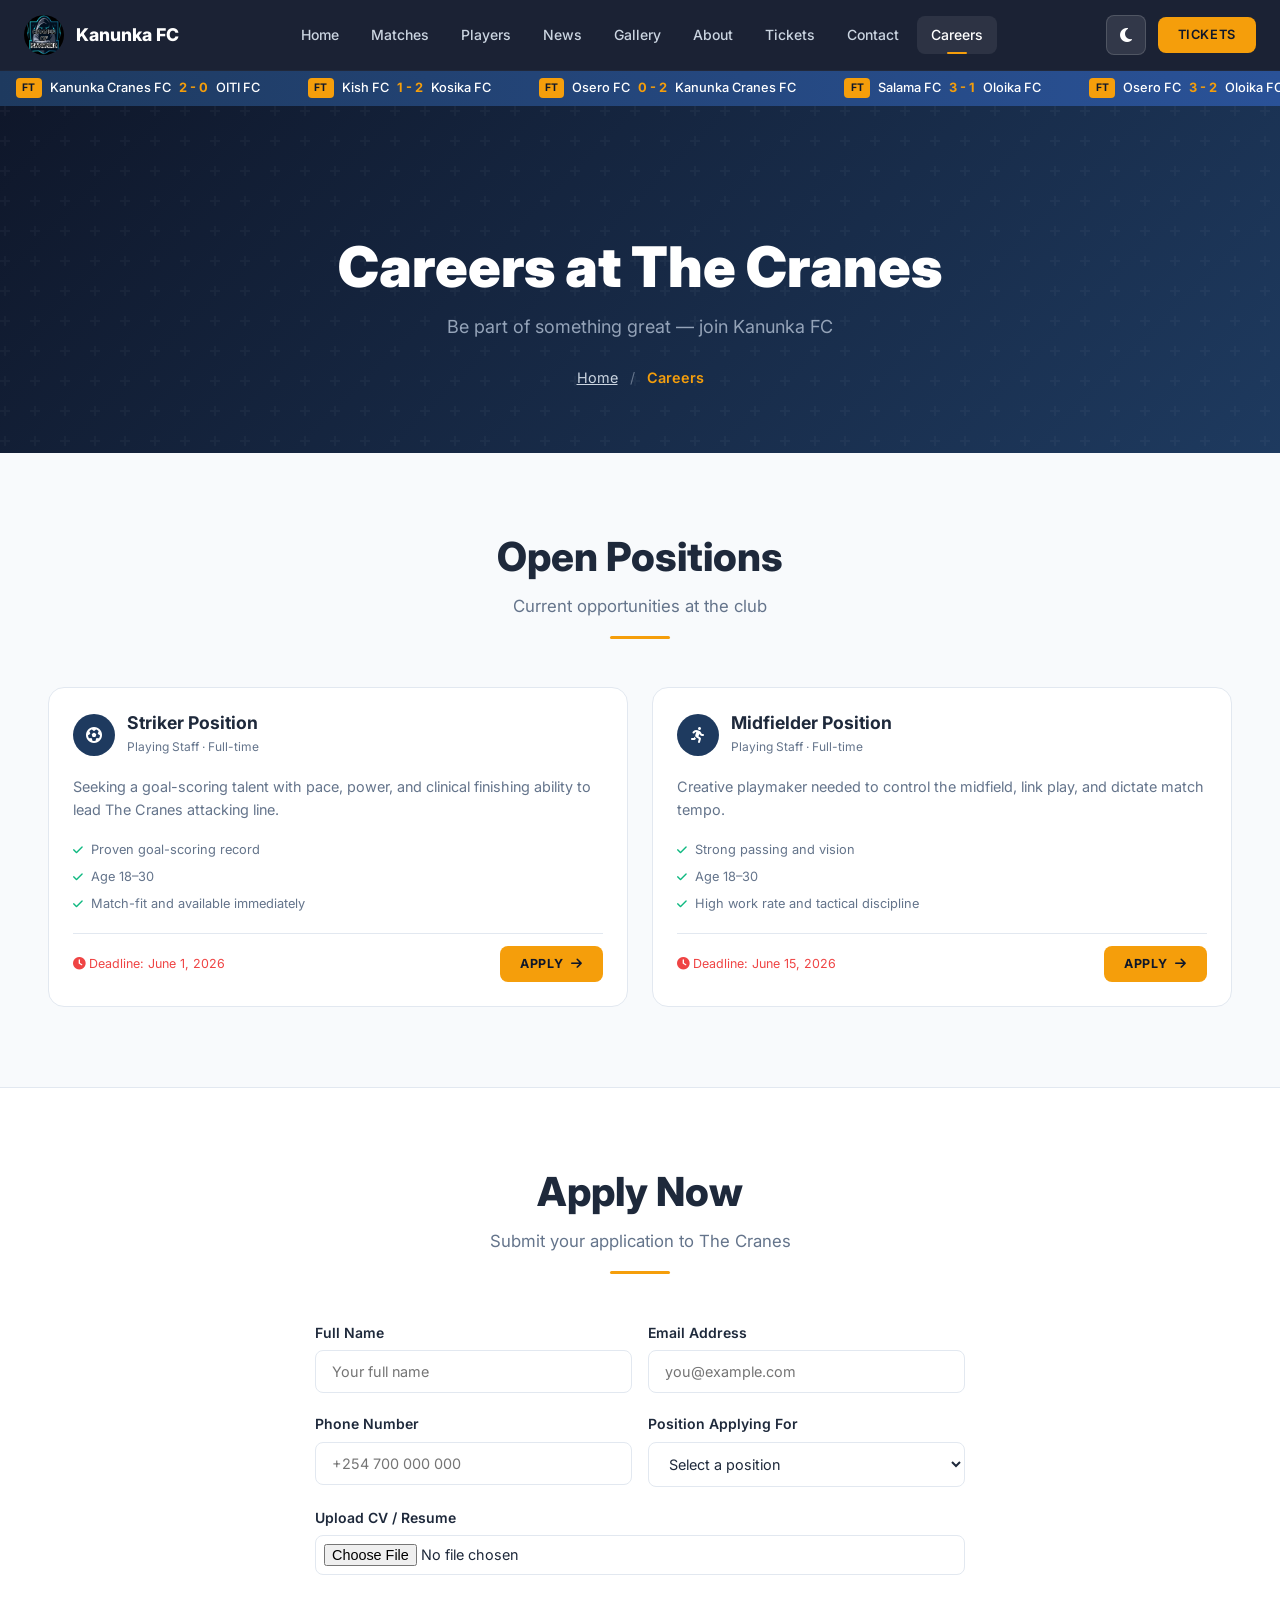
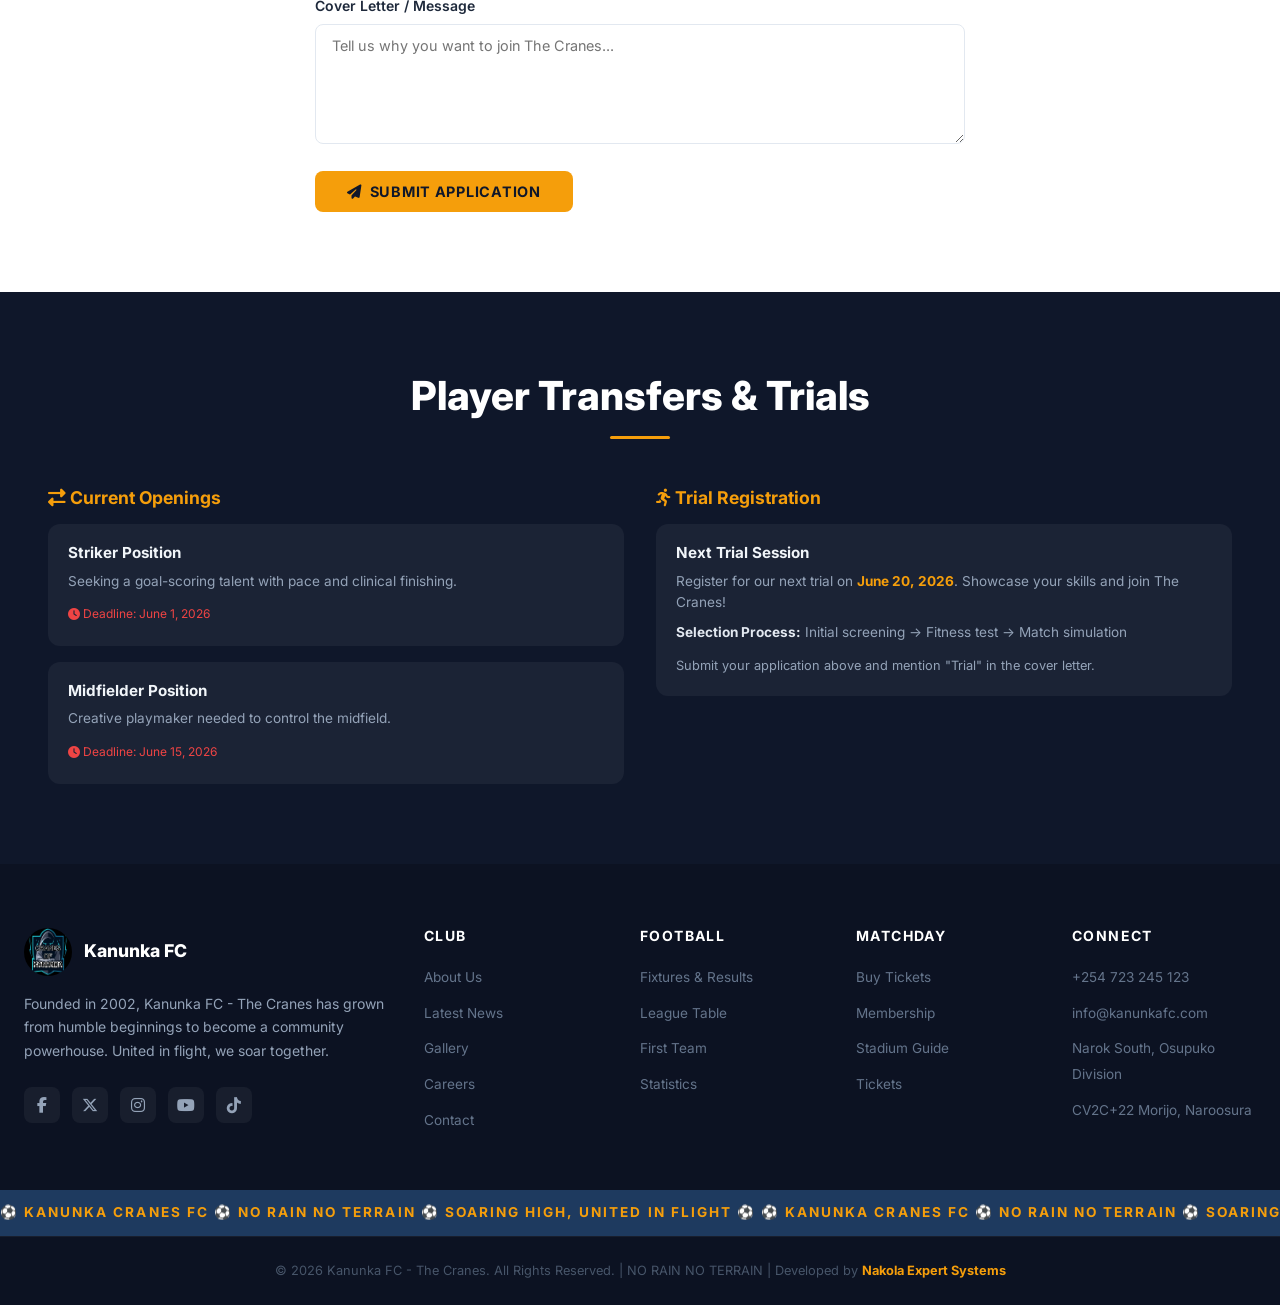
<file: careers.html>
<!DOCTYPE html>
<html lang="en" data-theme="light">
<head>
  <meta charset="UTF-8">
  <meta name="viewport" content="width=device-width, initial-scale=1.0">
  <meta name="description" content="Join Kanunka FC - The Cranes. Browse open positions, apply for jobs, register for player trials, and become part of The Cranes family.">
  <title>Join The Cranes | Kanunka FC - Careers</title>
  <meta property="og:title" content="Join The Cranes | Kanunka FC - Careers">
  <meta property="og:description" content="Join Kanunka FC - The Cranes. Browse job openings, apply for positions, and register for player trials.">
  <meta property="og:image" content="https://kanunkafc.com/img/logo/craneslogo.png">
  <meta property="og:type" content="website">
  <meta name="twitter:card" content="summary_large_image">
  <meta name="twitter:title" content="Careers | Kanunka FC">
  <meta name="twitter:description" content="Join Kanunka FC - apply for jobs and player trials.">
  <link rel="canonical" href="https://kanunkafc.com/careers.html">
  <link rel="manifest" href="/manifest.json">
  <link rel="icon" href="img/logo/craneslogo.png" type="image/png">
  <link rel="stylesheet" href="css/styles.css">
  <link rel="preconnect" href="https://cdnjs.cloudflare.com" crossorigin>
  <link rel="dns-prefetch" href="//cdnjs.cloudflare.com">
  <link rel="stylesheet" href="https://cdnjs.cloudflare.com/ajax/libs/font-awesome/6.5.1/css/all.min.css" crossorigin="anonymous">
</head>
<body>
  <main>
    <header class="page-hero">
      <h1>Careers at The Cranes</h1>
      <p>Be part of something great — join Kanunka FC</p>
      <nav class="breadcrumb" aria-label="Breadcrumb">
        <a href="index.html">Home</a>
        <span>/</span>
        <span aria-current="page">Careers</span>
      </nav>
    </header>

    <!-- Open Positions -->
    <section class="section">
      <div class="container">
        <div class="section-header reveal">
          <h2>Open Positions</h2>
          <p>Current opportunities at the club</p>
          <div class="accent-line"></div>
        </div>
        <div class="grid grid-2 reveal" id="job-listings"></div>
      </div>
    </section>

    <!-- Application Form -->
    <section class="section" style="background: var(--color-card); border-top: 1px solid var(--color-border);">
      <div class="container">
        <div class="section-header reveal">
          <h2>Apply Now</h2>
          <p>Submit your application to The Cranes</p>
          <div class="accent-line"></div>
        </div>
        <div style="max-width: 650px; margin: 0 auto;" class="reveal">
          <form id="career-form">
            <div style="display: grid; grid-template-columns: repeat(auto-fit, minmax(250px, 1fr)); gap: 1rem;">
              <div class="form-group">
                <label class="form-label" for="full-name">Full Name</label>
                <input type="text" class="form-input" id="full-name" name="full-name" required placeholder="Your full name">
              </div>
              <div class="form-group">
                <label class="form-label" for="career-email">Email Address</label>
                <input type="email" class="form-input" id="career-email" name="email" required placeholder="you@example.com">
              </div>
            </div>
            <div style="display: grid; grid-template-columns: repeat(auto-fit, minmax(250px, 1fr)); gap: 1rem;">
              <div class="form-group">
                <label class="form-label" for="phone">Phone Number</label>
                <input type="tel" class="form-input" id="phone" name="phone" required placeholder="+254 700 000 000">
              </div>
              <div class="form-group">
                <label class="form-label" for="position">Position Applying For</label>
                <select class="form-select" id="position" name="position" required>
                  <option value="">Select a position</option>
                  <option value="striker">Striker</option>
                  <option value="midfielder">Midfielder</option>
                  <option value="trial">Player Trial Registration</option>
                </select>
              </div>
            </div>
            <div class="form-group">
              <label class="form-label" for="resume">Upload CV / Resume</label>
              <input type="file" class="form-input" id="resume" name="resume" accept=".pdf,.doc,.docx" style="padding: 0.5rem;">
            </div>
            <div class="form-group">
              <label class="form-label" for="cover-letter">Cover Letter / Message</label>
              <textarea class="form-textarea" id="cover-letter" name="cover-letter" required placeholder="Tell us why you want to join The Cranes..."></textarea>
            </div>
            <button type="submit" class="btn-primary"><i class="fas fa-paper-plane"></i> Submit Application</button>
          </form>
          <div id="career-success" class="alert alert-success">
            <i class="fas fa-check-circle"></i> Thank you! Your application has been submitted successfully. We will review and get back to you.
          </div>
        </div>
      </div>
    </section>

    <!-- Player Trials -->
    <section class="section" style="background: var(--color-dark); color: #f1f5f9;">
      <div class="container">
        <div class="section-header reveal">
          <h2 style="color: #fff;">Player Transfers & Trials</h2>
          <div class="accent-line"></div>
        </div>
        <div style="display: grid; grid-template-columns: repeat(auto-fit, minmax(300px, 1fr)); gap: 2rem;" class="reveal">
          <div>
            <h3 style="color: var(--color-secondary); font-size: 1.1rem; margin-bottom: 1rem;"><i class="fas fa-exchange-alt"></i> Current Openings</h3>
            <div style="background: rgba(255,255,255,0.05); border-radius: 0.75rem; padding: 1.25rem; margin-bottom: 1rem;">
              <h4 style="color: #f1f5f9; font-size: 0.95rem;">Striker Position</h4>
              <p style="color: #94a3b8; font-size: 0.85rem; margin: 0.5rem 0;">Seeking a goal-scoring talent with pace and clinical finishing.</p>
              <span style="font-size: 0.75rem; color: var(--color-danger);"><i class="fas fa-clock"></i> Deadline: June 1, 2026</span>
            </div>
            <div style="background: rgba(255,255,255,0.05); border-radius: 0.75rem; padding: 1.25rem;">
              <h4 style="color: #f1f5f9; font-size: 0.95rem;">Midfielder Position</h4>
              <p style="color: #94a3b8; font-size: 0.85rem; margin: 0.5rem 0;">Creative playmaker needed to control the midfield.</p>
              <span style="font-size: 0.75rem; color: var(--color-danger);"><i class="fas fa-clock"></i> Deadline: June 15, 2026</span>
            </div>
          </div>
          <div>
            <h3 style="color: var(--color-secondary); font-size: 1.1rem; margin-bottom: 1rem;"><i class="fas fa-running"></i> Trial Registration</h3>
            <div style="background: rgba(255,255,255,0.05); border-radius: 0.75rem; padding: 1.25rem;">
              <h4 style="color: #f1f5f9; font-size: 0.95rem;">Next Trial Session</h4>
              <p style="color: #94a3b8; font-size: 0.85rem; margin: 0.5rem 0;">Register for our next trial on <strong style="color: var(--color-secondary);">June 20, 2026</strong>. Showcase your skills and join The Cranes!</p>
              <p style="color: #94a3b8; font-size: 0.85rem; margin: 0.5rem 0;"><strong style="color: #e2e8f0;">Selection Process:</strong> Initial screening → Fitness test → Match simulation</p>
              <p style="color: #94a3b8; font-size: 0.8rem; margin-top: 0.75rem;">Submit your application above and mention "Trial" in the cover letter.</p>
            </div>
          </div>
        </div>
      </div>
    </section>
  </main>

  <script defer src="https://cdnjs.cloudflare.com/ajax/libs/gsap/3.12.5/gsap.min.js"></script>
  <script defer src="js/app.js"></script>
  <script defer src="js/careers.js"></script>
</body>
</html>
</file>
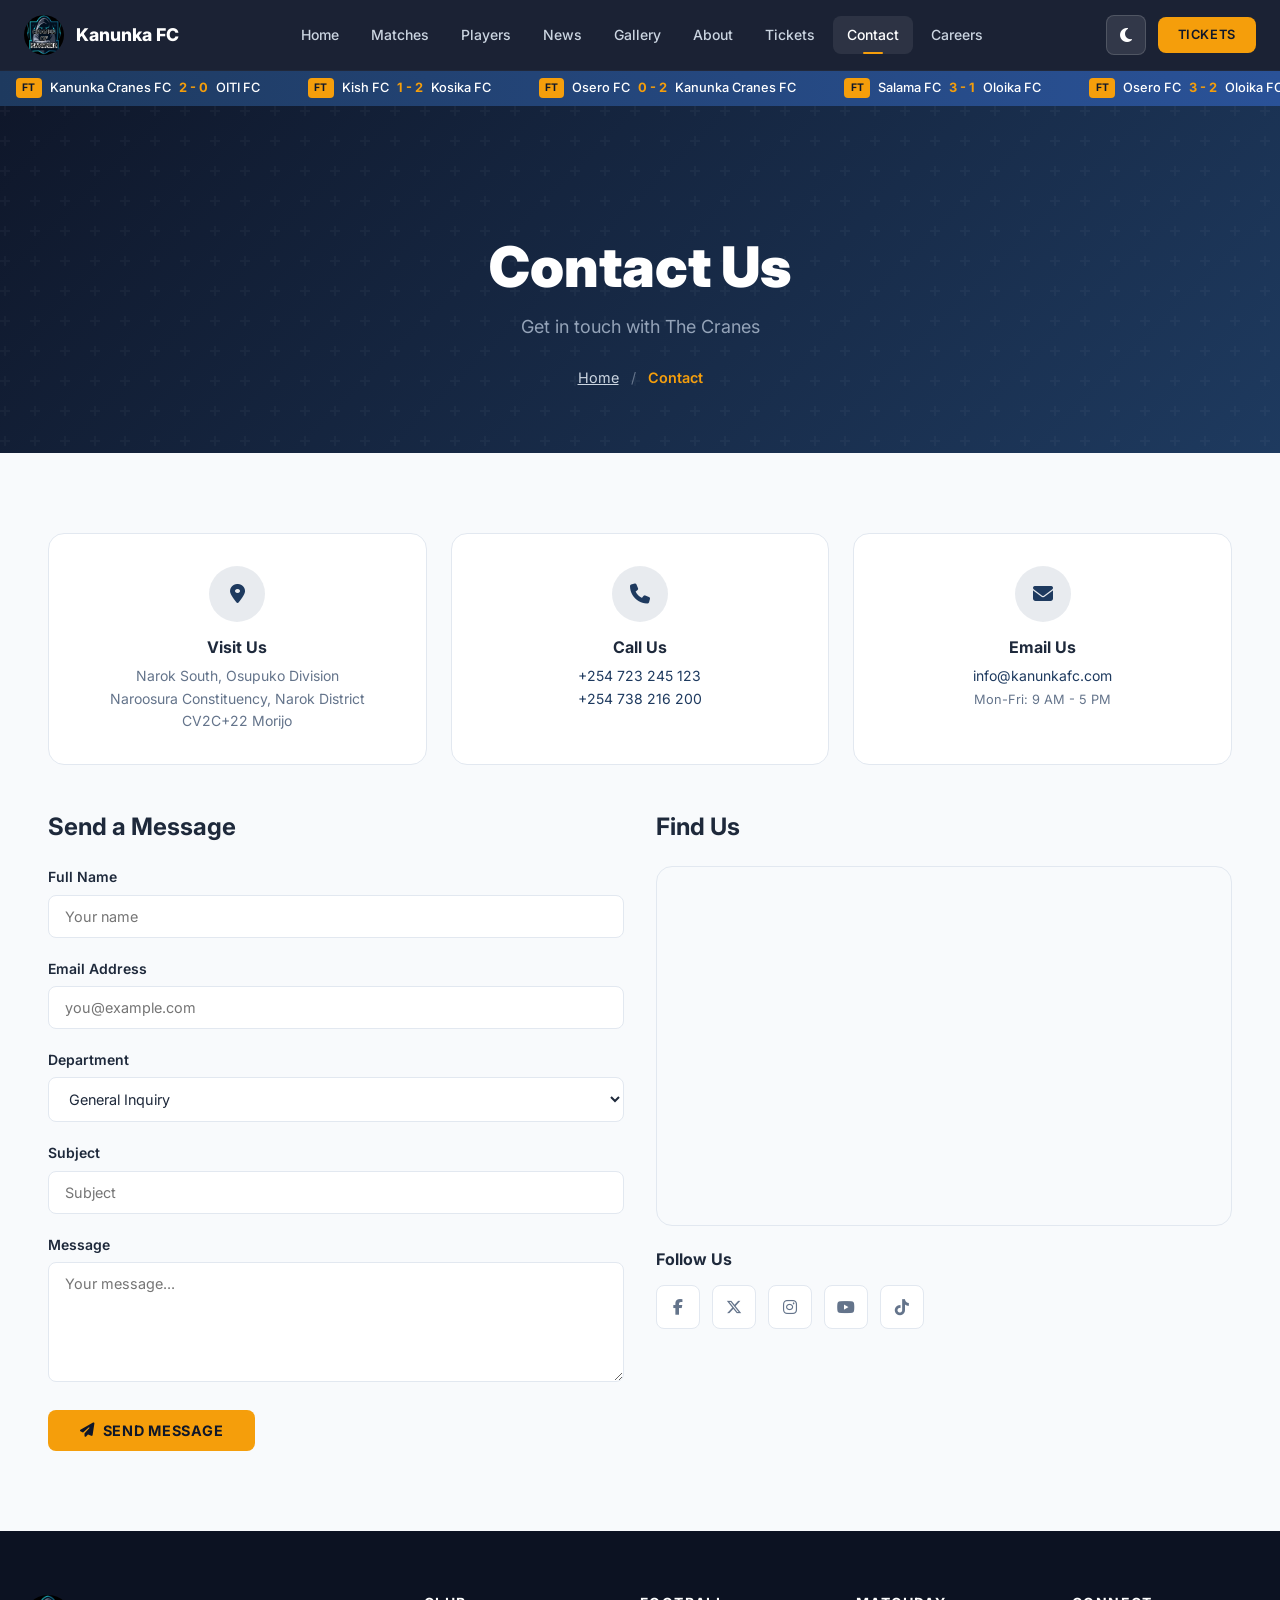
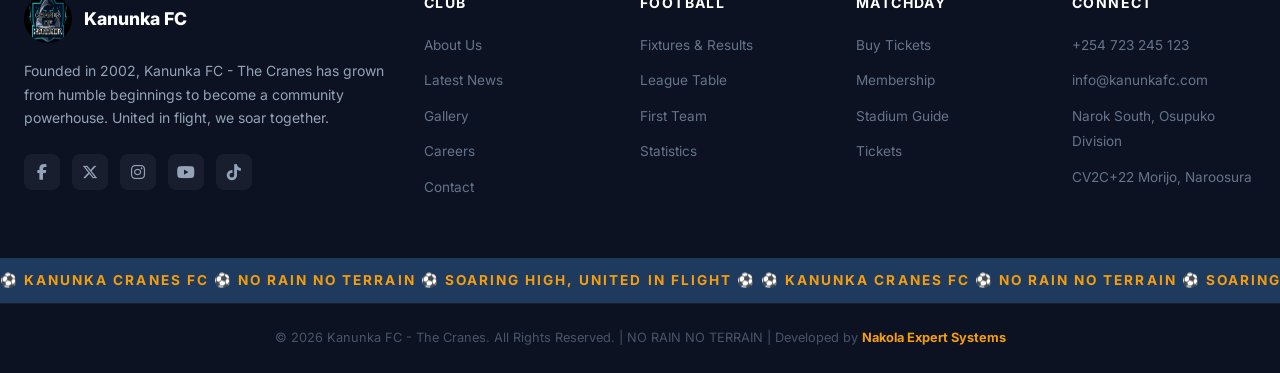
<file: contact.html>
<!DOCTYPE html>
<html lang="en" data-theme="light">
<head>
  <meta charset="UTF-8">
  <meta name="viewport" content="width=device-width, initial-scale=1.0">
  <meta name="description" content="Contact Kanunka FC - The Cranes. Send inquiries, find our location, and connect with the club through official channels.">
  <title>Contact Us | Kanunka FC - The Cranes</title>
  <meta property="og:title" content="Contact Us | Kanunka FC - The Cranes">
  <meta property="og:description" content="Get in touch with Kanunka FC - The Cranes. Send inquiries and connect with the club.">
  <meta property="og:image" content="https://kanunkafc.com/img/logo/craneslogo.png">
  <meta property="og:type" content="website">
  <meta name="twitter:card" content="summary_large_image">
  <meta name="twitter:title" content="Contact Us | Kanunka FC">
  <meta name="twitter:description" content="Contact Kanunka FC for inquiries and partnerships.">
  <link rel="canonical" href="https://kanunkafc.com/contact.html">
  <link rel="manifest" href="/manifest.json">
  <link rel="icon" href="img/logo/craneslogo.png" type="image/png">
  <link rel="stylesheet" href="css/styles.css">
  <link rel="preconnect" href="https://cdnjs.cloudflare.com" crossorigin>
  <link rel="dns-prefetch" href="//cdnjs.cloudflare.com">
  <link rel="stylesheet" href="https://cdnjs.cloudflare.com/ajax/libs/font-awesome/6.5.1/css/all.min.css" crossorigin="anonymous">
</head>
<body>
  <main>
    <header class="page-hero">
      <h1>Contact Us</h1>
      <p>Get in touch with The Cranes</p>
      <nav class="breadcrumb" aria-label="Breadcrumb">
        <a href="index.html">Home</a>
        <span>/</span>
        <span aria-current="page">Contact</span>
      </nav>
    </header>

    <!-- Contact Cards -->
    <section class="section">
      <div class="container">
        <div class="grid grid-3 reveal" style="margin-bottom: 3rem;">
          <div style="background: var(--color-card); border: 1px solid var(--color-border); border-radius: 1rem; padding: 2rem; text-align: center;">
            <div style="width: 56px; height: 56px; background: rgba(30,58,95,0.1); border-radius: 50%; display: flex; align-items: center; justify-content: center; margin: 0 auto 1rem;">
              <i class="fas fa-map-marker-alt" style="color: var(--color-primary); font-size: 1.25rem;"></i>
            </div>
            <h3 style="font-size: 1rem; margin-bottom: 0.5rem;">Visit Us</h3>
            <p style="font-size: 0.875rem; color: var(--color-text-muted);">Narok South, Osupuko Division<br>Naroosura Constituency, Narok District<br>CV2C+22 Morijo</p>
          </div>
          <div style="background: var(--color-card); border: 1px solid var(--color-border); border-radius: 1rem; padding: 2rem; text-align: center;">
            <div style="width: 56px; height: 56px; background: rgba(30,58,95,0.1); border-radius: 50%; display: flex; align-items: center; justify-content: center; margin: 0 auto 1rem;">
              <i class="fas fa-phone" style="color: var(--color-primary); font-size: 1.25rem;"></i>
            </div>
            <h3 style="font-size: 1rem; margin-bottom: 0.5rem;">Call Us</h3>
            <p style="font-size: 0.875rem; color: var(--color-text-muted);"><a href="tel:+254723245123" style="color: var(--color-primary);">+254 723 245 123</a><br><a href="tel:+254738216200" style="color: var(--color-primary);">+254 738 216 200</a></p>
          </div>
          <div style="background: var(--color-card); border: 1px solid var(--color-border); border-radius: 1rem; padding: 2rem; text-align: center;">
            <div style="width: 56px; height: 56px; background: rgba(30,58,95,0.1); border-radius: 50%; display: flex; align-items: center; justify-content: center; margin: 0 auto 1rem;">
              <i class="fas fa-envelope" style="color: var(--color-primary); font-size: 1.25rem;"></i>
            </div>
            <h3 style="font-size: 1rem; margin-bottom: 0.5rem;">Email Us</h3>
            <p style="font-size: 0.875rem; color: var(--color-text-muted);"><a href="mailto:info@kanunkafc.com" style="color: var(--color-primary);">info@kanunkafc.com</a><br><span style="font-size: 0.8rem;">Mon-Fri: 9 AM - 5 PM</span></p>
          </div>
        </div>

        <!-- Form + Map -->
        <div style="display: grid; grid-template-columns: repeat(auto-fit, minmax(320px, 1fr)); gap: 2rem;">
          <div class="reveal-left">
            <h2 style="margin-bottom: 1.5rem;">Send a Message</h2>
            <form id="contact-form">
              <div class="form-group">
                <label class="form-label" for="name">Full Name</label>
                <input type="text" class="form-input" id="name" name="name" required placeholder="Your name">
              </div>
              <div class="form-group">
                <label class="form-label" for="email">Email Address</label>
                <input type="email" class="form-input" id="email" name="email" required placeholder="you@example.com">
              </div>
              <div class="form-group">
                <label class="form-label" for="department">Department</label>
                <select class="form-select" id="department" name="department">
                  <option value="general">General Inquiry</option>
                  <option value="tickets">Tickets & Matchday</option>
                  <option value="media">Media & Press</option>
                  <option value="partnerships">Partnerships & Sponsorship</option>
                  <option value="academy">Academy</option>
                </select>
              </div>
              <div class="form-group">
                <label class="form-label" for="subject">Subject</label>
                <input type="text" class="form-input" id="subject" name="subject" required placeholder="Subject">
              </div>
              <div class="form-group">
                <label class="form-label" for="message">Message</label>
                <textarea class="form-textarea" id="message" name="message" required placeholder="Your message..."></textarea>
              </div>
              <button type="submit" class="btn-primary"><i class="fas fa-paper-plane"></i> Send Message</button>
            </form>
            <div id="contact-success" class="alert alert-success">
              <i class="fas fa-check-circle"></i> Thank you! Your message has been sent successfully. We'll get back to you soon.
            </div>
          </div>

          <div class="reveal-right">
            <h2 style="margin-bottom: 1.5rem;">Find Us</h2>
            <div style="border-radius: 1rem; overflow: hidden; border: 1px solid var(--color-border); margin-bottom: 1.5rem;">
              <iframe src="https://www.google.com/maps?q=CV2C%2B22%20Morijo%2C%20Naroosura%2C%20Narok%20South&output=embed" width="100%" height="350" style="border:0;" allowfullscreen="" loading="lazy" title="Narok South Location - CV2C+22 Morijo"></iframe>
            </div>

            <h3 style="font-size: 1rem; margin-bottom: 1rem;">Follow Us</h3>
            <div style="display: flex; gap: 0.75rem;">
              <a href="https://facebook.com/groups/715970354064150/" target="_blank" rel="noopener" style="width: 44px; height: 44px; background: var(--color-card); border: 1px solid var(--color-border); border-radius: 0.5rem; display: flex; align-items: center; justify-content: center; color: var(--color-text-muted); transition: all 0.2s ease;" aria-label="Facebook"><i class="fab fa-facebook-f"></i></a>
              <a href="https://twitter.com" target="_blank" rel="noopener" style="width: 44px; height: 44px; background: var(--color-card); border: 1px solid var(--color-border); border-radius: 0.5rem; display: flex; align-items: center; justify-content: center; color: var(--color-text-muted); transition: all 0.2s ease;" aria-label="X / Twitter"><i class="fab fa-x-twitter"></i></a>
              <a href="https://instagram.com" target="_blank" rel="noopener" style="width: 44px; height: 44px; background: var(--color-card); border: 1px solid var(--color-border); border-radius: 0.5rem; display: flex; align-items: center; justify-content: center; color: var(--color-text-muted); transition: all 0.2s ease;" aria-label="Instagram"><i class="fab fa-instagram"></i></a>
              <a href="https://youtube.com" target="_blank" rel="noopener" style="width: 44px; height: 44px; background: var(--color-card); border: 1px solid var(--color-border); border-radius: 0.5rem; display: flex; align-items: center; justify-content: center; color: var(--color-text-muted); transition: all 0.2s ease;" aria-label="YouTube"><i class="fab fa-youtube"></i></a>
              <a href="https://tiktok.com" target="_blank" rel="noopener" style="width: 44px; height: 44px; background: var(--color-card); border: 1px solid var(--color-border); border-radius: 0.5rem; display: flex; align-items: center; justify-content: center; color: var(--color-text-muted); transition: all 0.2s ease;" aria-label="TikTok"><i class="fab fa-tiktok"></i></a>
            </div>
          </div>
        </div>
      </div>
    </section>
  </main>

  <script defer src="https://cdnjs.cloudflare.com/ajax/libs/gsap/3.12.5/gsap.min.js"></script>
  <script defer src="js/app.js"></script>
  <script defer src="js/contact.js"></script>
</body>
</html>
</file>
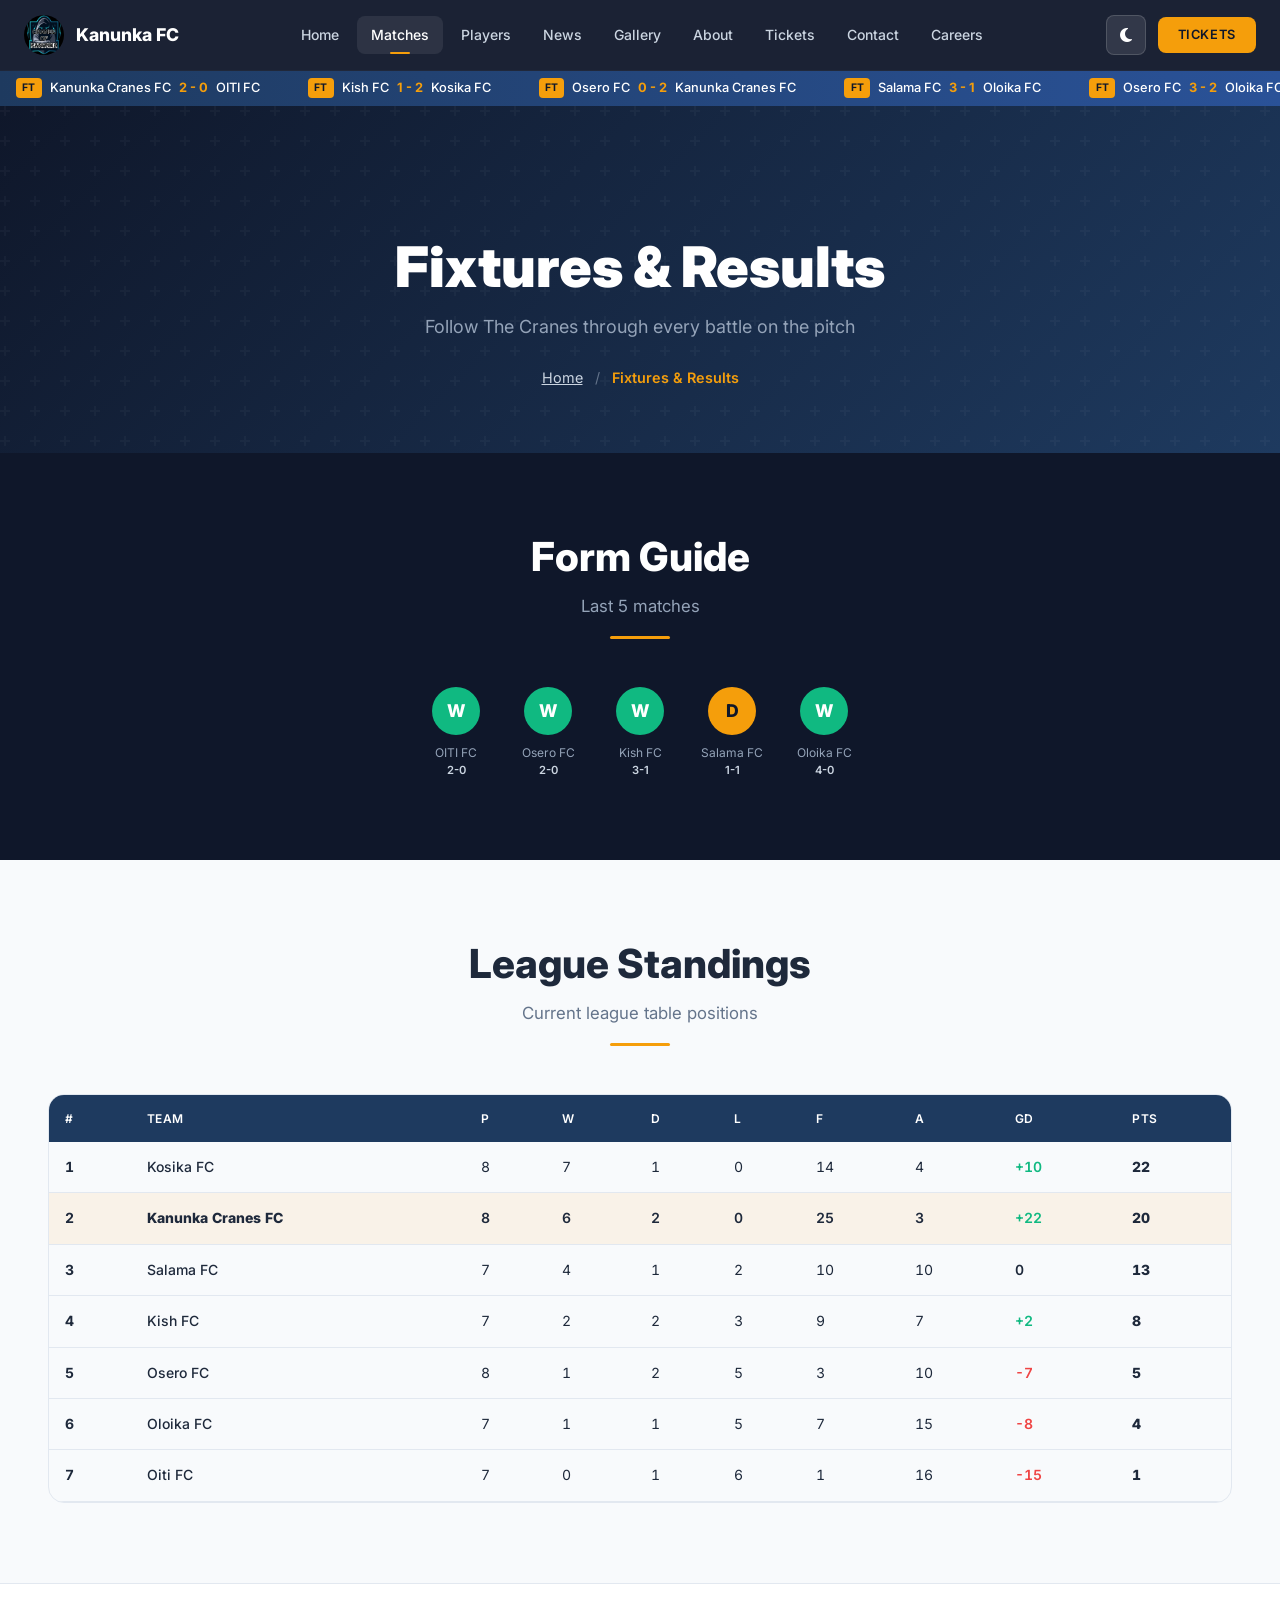
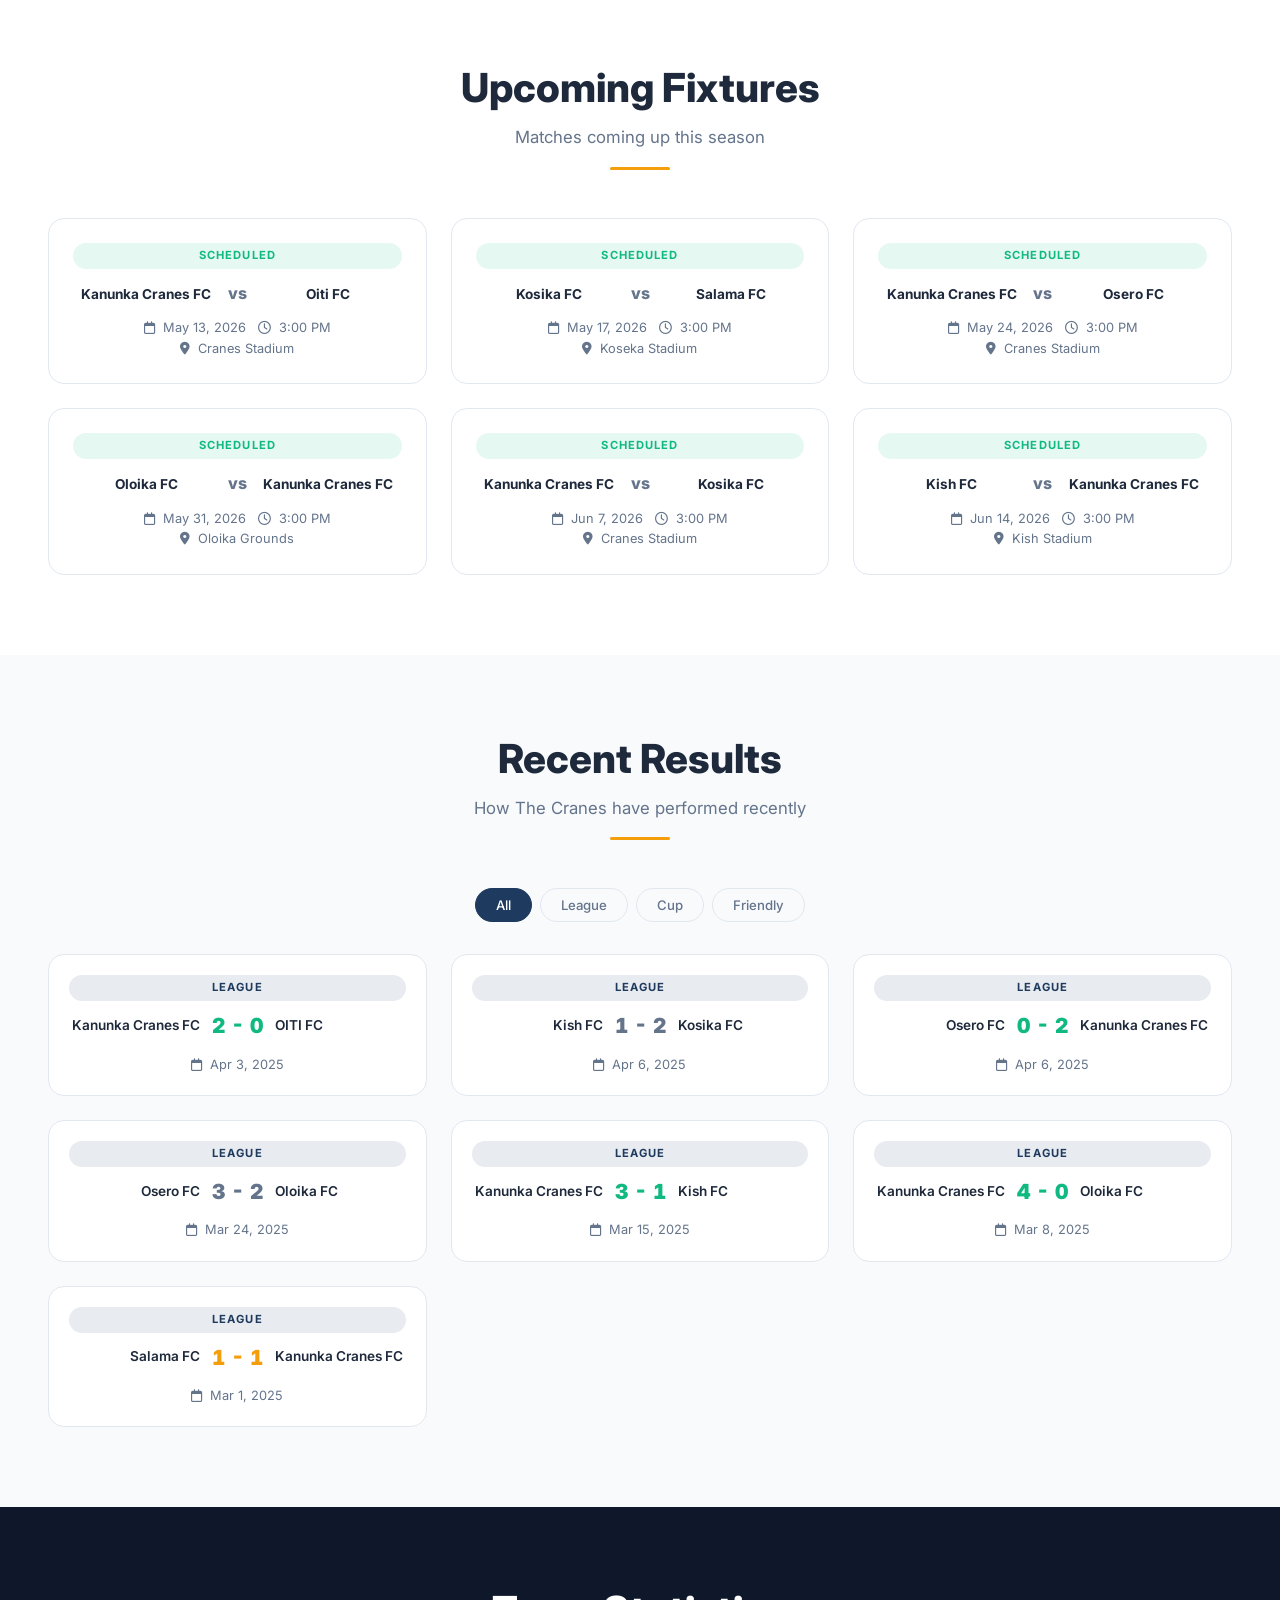
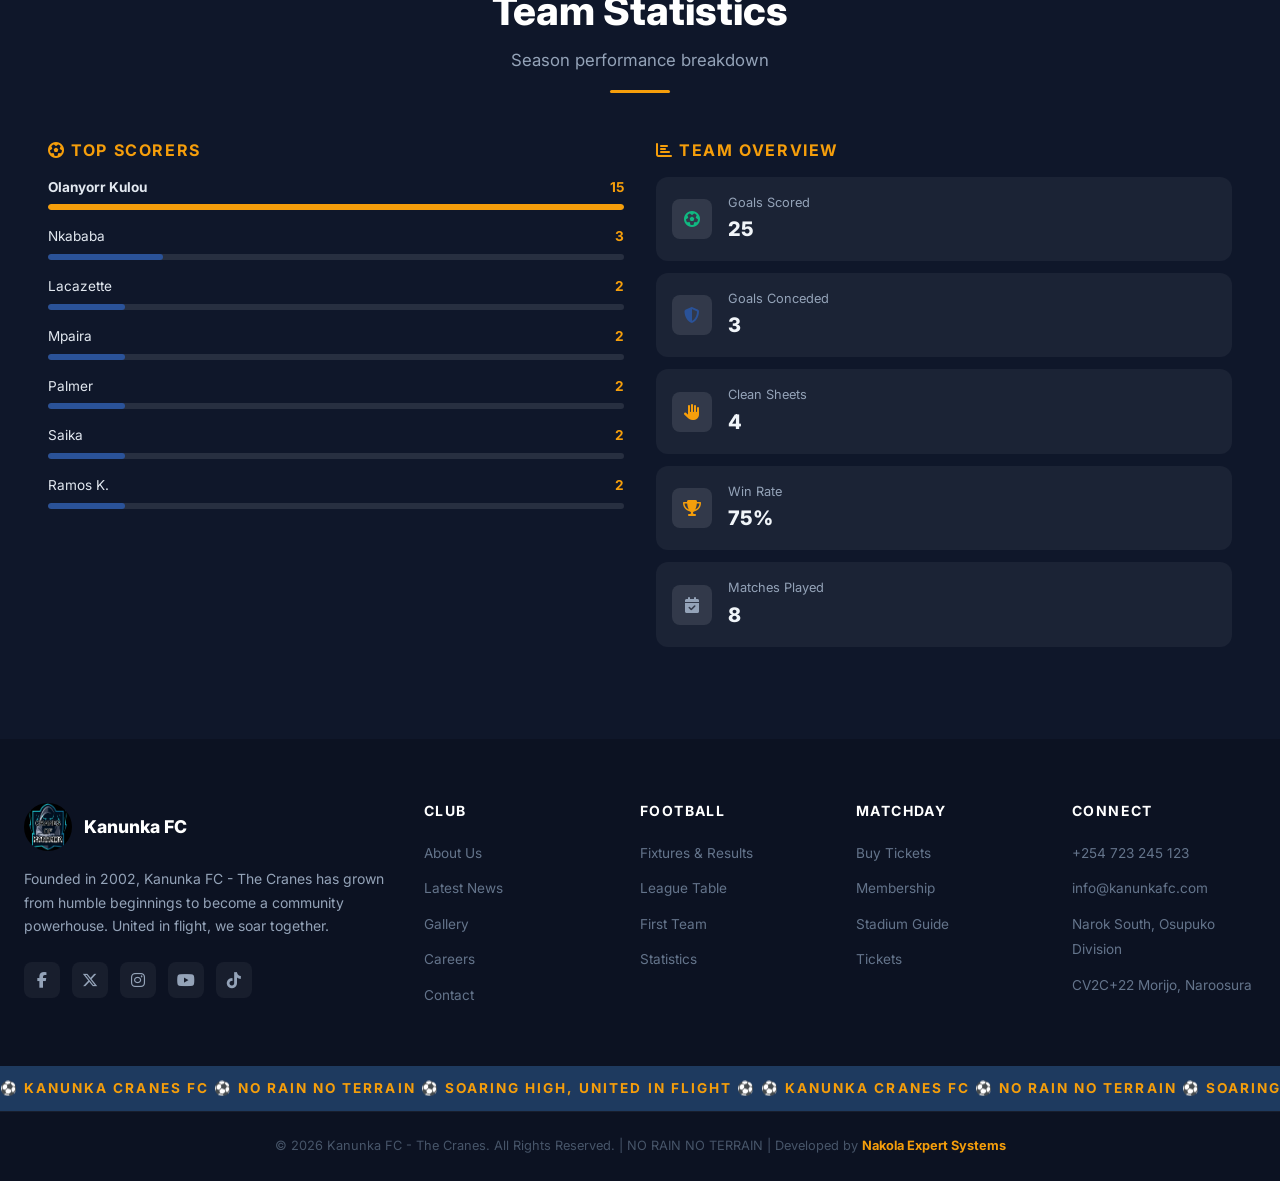
<file: matches.html>
<!DOCTYPE html>
<html lang="en" data-theme="light">
<head>
  <meta charset="UTF-8">
  <meta name="viewport" content="width=device-width, initial-scale=1.0">
  <meta name="description" content="Kanunka FC fixtures, results, league standings, and team statistics. Follow The Cranes through every match of the season.">
  <title>Fixtures & Results | Kanunka FC - The Cranes</title>
  <meta property="og:title" content="Fixtures & Results | Kanunka FC - The Cranes">
  <meta property="og:description" content="Kanunka FC fixtures, results, league standings, and team statistics. Follow The Cranes through every match of the season.">
  <meta property="og:image" content="https://kanunkafc.com/img/logo/craneslogo.png">
  <meta property="og:type" content="website">
  <meta name="twitter:card" content="summary_large_image">
  <meta name="twitter:title" content="Fixtures & Results | Kanunka FC">
  <meta name="twitter:description" content="View Kanunka FC match fixtures, results, and league standings.">
  <link rel="canonical" href="https://kanunkafc.com/matches.html">
  <link rel="manifest" href="/manifest.json">
  <link rel="icon" href="img/logo/craneslogo.png" type="image/png">
  <link rel="stylesheet" href="css/styles.css">
  <link rel="preconnect" href="https://cdnjs.cloudflare.com" crossorigin>
  <link rel="dns-prefetch" href="//cdnjs.cloudflare.com">
  <link rel="stylesheet" href="https://cdnjs.cloudflare.com/ajax/libs/font-awesome/6.5.1/css/all.min.css" crossorigin="anonymous">

  <script type="application/ld+json">
  {
    "@context": "https://schema.org",
    "@type": "BreadcrumbList",
    "itemListElement": [
      { "@type": "ListItem", "position": 1, "name": "Home", "item": "https://kanunkafc.com/" },
      { "@type": "ListItem", "position": 2, "name": "Fixtures & Results", "item": "https://kanunkafc.com/matches.html" }
    ]
  }
  </script>
</head>
<body>
  <main>
    <!-- Page Hero -->
    <header class="page-hero">
      <h1>Fixtures & Results</h1>
      <p>Follow The Cranes through every battle on the pitch</p>
      <nav class="breadcrumb" aria-label="Breadcrumb">
        <a href="index.html">Home</a>
        <span>/</span>
        <span aria-current="page">Fixtures & Results</span>
      </nav>
    </header>

    <!-- Form Guide -->
    <section class="section" style="background: var(--color-dark); color: #f1f5f9;">
      <div class="container">
        <div class="section-header reveal">
          <h2 style="color: #fff;">Form Guide</h2>
          <p style="color: #94a3b8;">Last 5 matches</p>
          <div class="accent-line"></div>
        </div>
        <div class="reveal" id="form-guide" style="display: flex; justify-content: center; gap: 0.75rem; flex-wrap: wrap;"></div>
      </div>
    </section>

    <!-- League Standings -->
    <section class="section" id="standings">
      <div class="container">
        <div class="section-header reveal">
          <h2>League Standings</h2>
          <p>Current league table positions</p>
          <div class="accent-line"></div>
        </div>
        <div class="reveal" style="overflow-x: auto; border-radius: 1rem; border: 1px solid var(--color-border);">
          <table class="data-table" id="standings-table">
            <thead>
              <tr>
                <th>#</th>
                <th>Team</th>
                <th>P</th>
                <th>W</th>
                <th>D</th>
                <th>L</th>
                <th>F</th>
                <th>A</th>
                <th>GD</th>
                <th>Pts</th>
              </tr>
            </thead>
            <tbody id="standings-body"></tbody>
          </table>
        </div>
      </div>
    </section>

    <!-- Upcoming Fixtures -->
    <section class="section" style="background: var(--color-card); border-top: 1px solid var(--color-border);">
      <div class="container">
        <div class="section-header reveal">
          <h2>Upcoming Fixtures</h2>
          <p>Matches coming up this season</p>
          <div class="accent-line"></div>
        </div>
        <div class="grid grid-3 reveal" id="fixtures-grid"></div>
      </div>
    </section>

    <!-- Recent Results -->
    <section class="section" id="results">
      <div class="container">
        <div class="section-header reveal">
          <h2>Recent Results</h2>
          <p>How The Cranes have performed recently</p>
          <div class="accent-line"></div>
        </div>
        <div class="filter-group reveal">
          <button class="filter-pill active" data-comp="all">All</button>
          <button class="filter-pill" data-comp="league">League</button>
          <button class="filter-pill" data-comp="cup">Cup</button>
          <button class="filter-pill" data-comp="friendly">Friendly</button>
        </div>
        <div class="grid grid-3 reveal" id="results-grid"></div>
      </div>
    </section>

    <!-- Team Statistics -->
    <section class="section" id="stats" style="background: var(--color-dark); color: #f1f5f9;">
      <div class="container">
        <div class="section-header reveal">
          <h2 style="color: #fff;">Team Statistics</h2>
          <p style="color: #94a3b8;">Season performance breakdown</p>
          <div class="accent-line"></div>
        </div>
        <div style="display: grid; grid-template-columns: repeat(auto-fit, minmax(300px, 1fr)); gap: 2rem;" class="reveal">
          <!-- Top Scorers -->
          <div>
            <h3 style="color: var(--color-secondary); font-size: 1rem; text-transform: uppercase; letter-spacing: 0.1em; margin-bottom: 1rem;"><i class="fas fa-futbol"></i> Top Scorers</h3>
            <div id="top-scorers"></div>
          </div>
          <!-- Team Stats -->
          <div>
            <h3 style="color: var(--color-secondary); font-size: 1rem; text-transform: uppercase; letter-spacing: 0.1em; margin-bottom: 1rem;"><i class="fas fa-chart-bar"></i> Team Overview</h3>
            <div id="team-stats"></div>
          </div>
        </div>
      </div>
    </section>
  </main>

  <script defer src="https://cdnjs.cloudflare.com/ajax/libs/gsap/3.12.5/gsap.min.js"></script>
  <script defer src="js/app.js"></script>
  <script defer src="js/matches.js"></script>
</body>
</html>
</file>
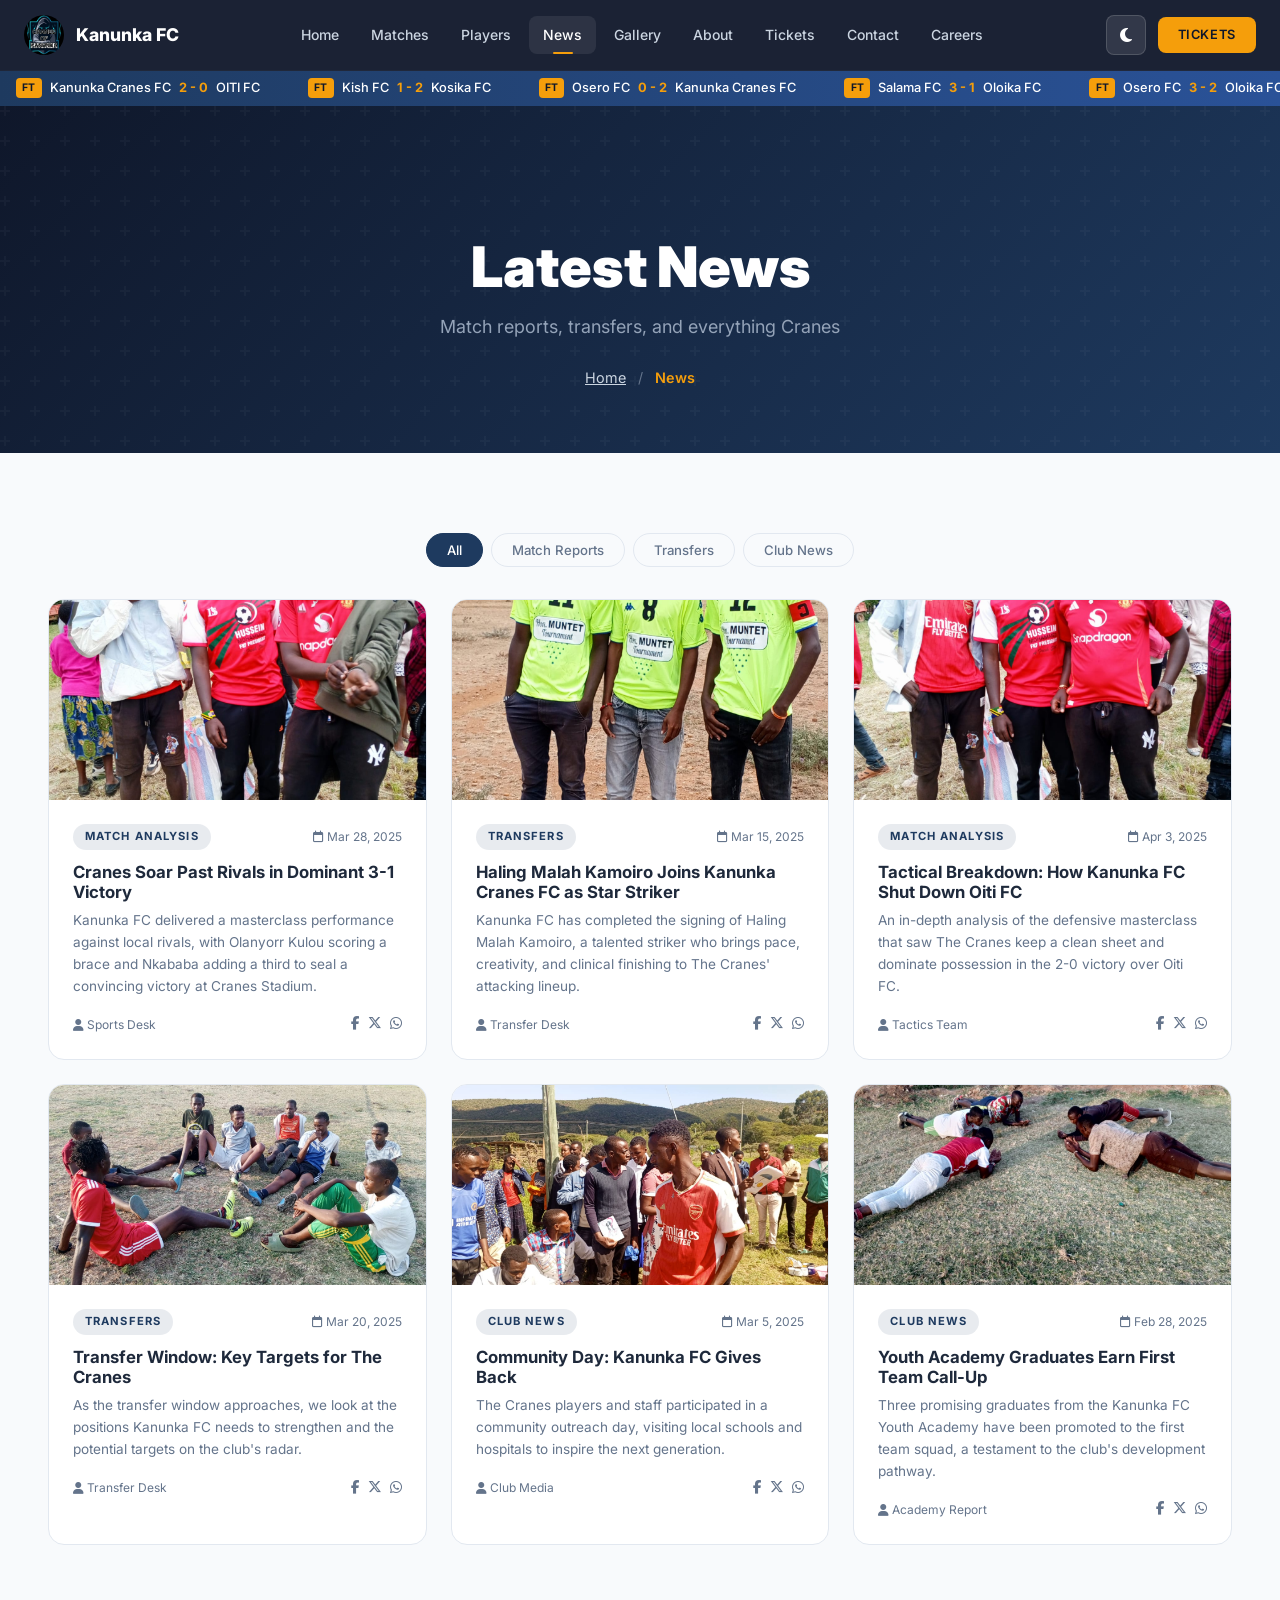
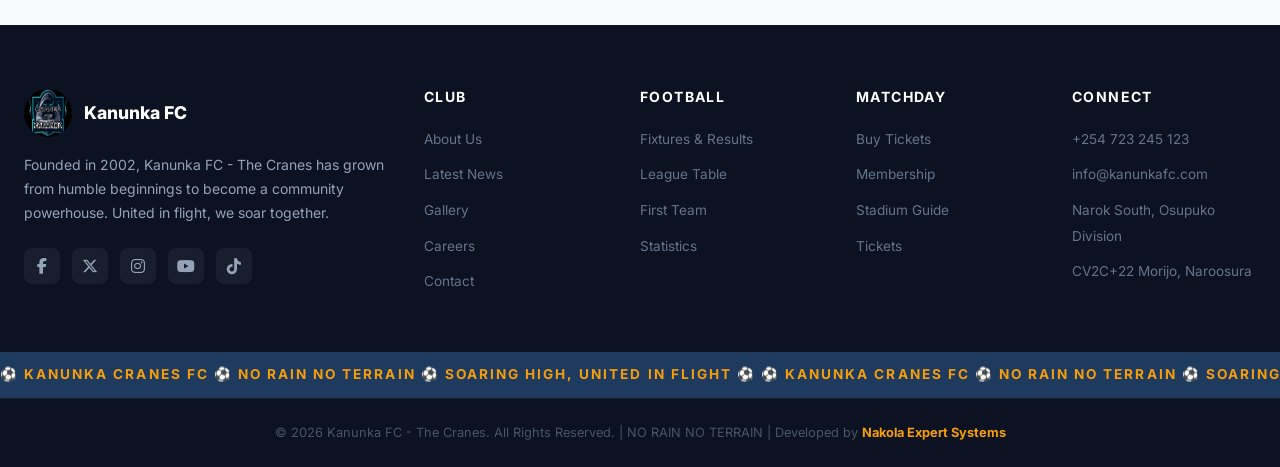
<file: news.html>
<!DOCTYPE html>
<html lang="en" data-theme="light">
<head>
  <meta charset="UTF-8">
  <meta name="viewport" content="width=device-width, initial-scale=1.0">
  <meta name="description" content="Latest news, match reports, transfer updates, and club announcements from Kanunka FC - The Cranes.">
  <title>Latest News | Kanunka FC - The Cranes</title>
  <meta property="og:title" content="Latest News | Kanunka FC - The Cranes">
  <meta property="og:description" content="Latest news, match reports, transfer updates, and club announcements from Kanunka FC - The Cranes.">
  <meta property="og:image" content="https://kanunkafc.com/img/logo/craneslogo.png">
  <meta property="og:type" content="website">
  <meta name="twitter:card" content="summary_large_image">
  <meta name="twitter:title" content="Latest News | Kanunka FC">
  <meta name="twitter:description" content="Get the latest Kanunka FC news, match reports, and club updates.">
  <link rel="canonical" href="https://kanunkafc.com/news.html">
  <link rel="manifest" href="/manifest.json">
  <link rel="icon" href="img/logo/craneslogo.png" type="image/png">
  <link rel="stylesheet" href="css/styles.css">
  <link rel="preconnect" href="https://cdnjs.cloudflare.com" crossorigin>
  <link rel="dns-prefetch" href="//cdnjs.cloudflare.com">
  <link rel="stylesheet" href="https://cdnjs.cloudflare.com/ajax/libs/font-awesome/6.5.1/css/all.min.css" crossorigin="anonymous">
</head>
<body>
  <main>
    <header class="page-hero">
      <h1>Latest News</h1>
      <p>Match reports, transfers, and everything Cranes</p>
      <nav class="breadcrumb" aria-label="Breadcrumb">
        <a href="index.html">Home</a>
        <span>/</span>
        <span aria-current="page">News</span>
      </nav>
    </header>

    <section class="section">
      <div class="container">
        <div class="filter-group reveal">
          <button class="filter-pill active" data-cat="all">All</button>
          <button class="filter-pill" data-cat="match-analysis">Match Reports</button>
          <button class="filter-pill" data-cat="transfers">Transfers</button>
          <button class="filter-pill" data-cat="club-news">Club News</button>
        </div>
        <div class="grid grid-3 reveal" id="news-grid"></div>
      </div>
    </section>
  </main>

  <script defer src="https://cdnjs.cloudflare.com/ajax/libs/gsap/3.12.5/gsap.min.js"></script>
  <script defer src="js/app.js"></script>
  <script defer src="js/news.js"></script>
</body>
</html>
</file>
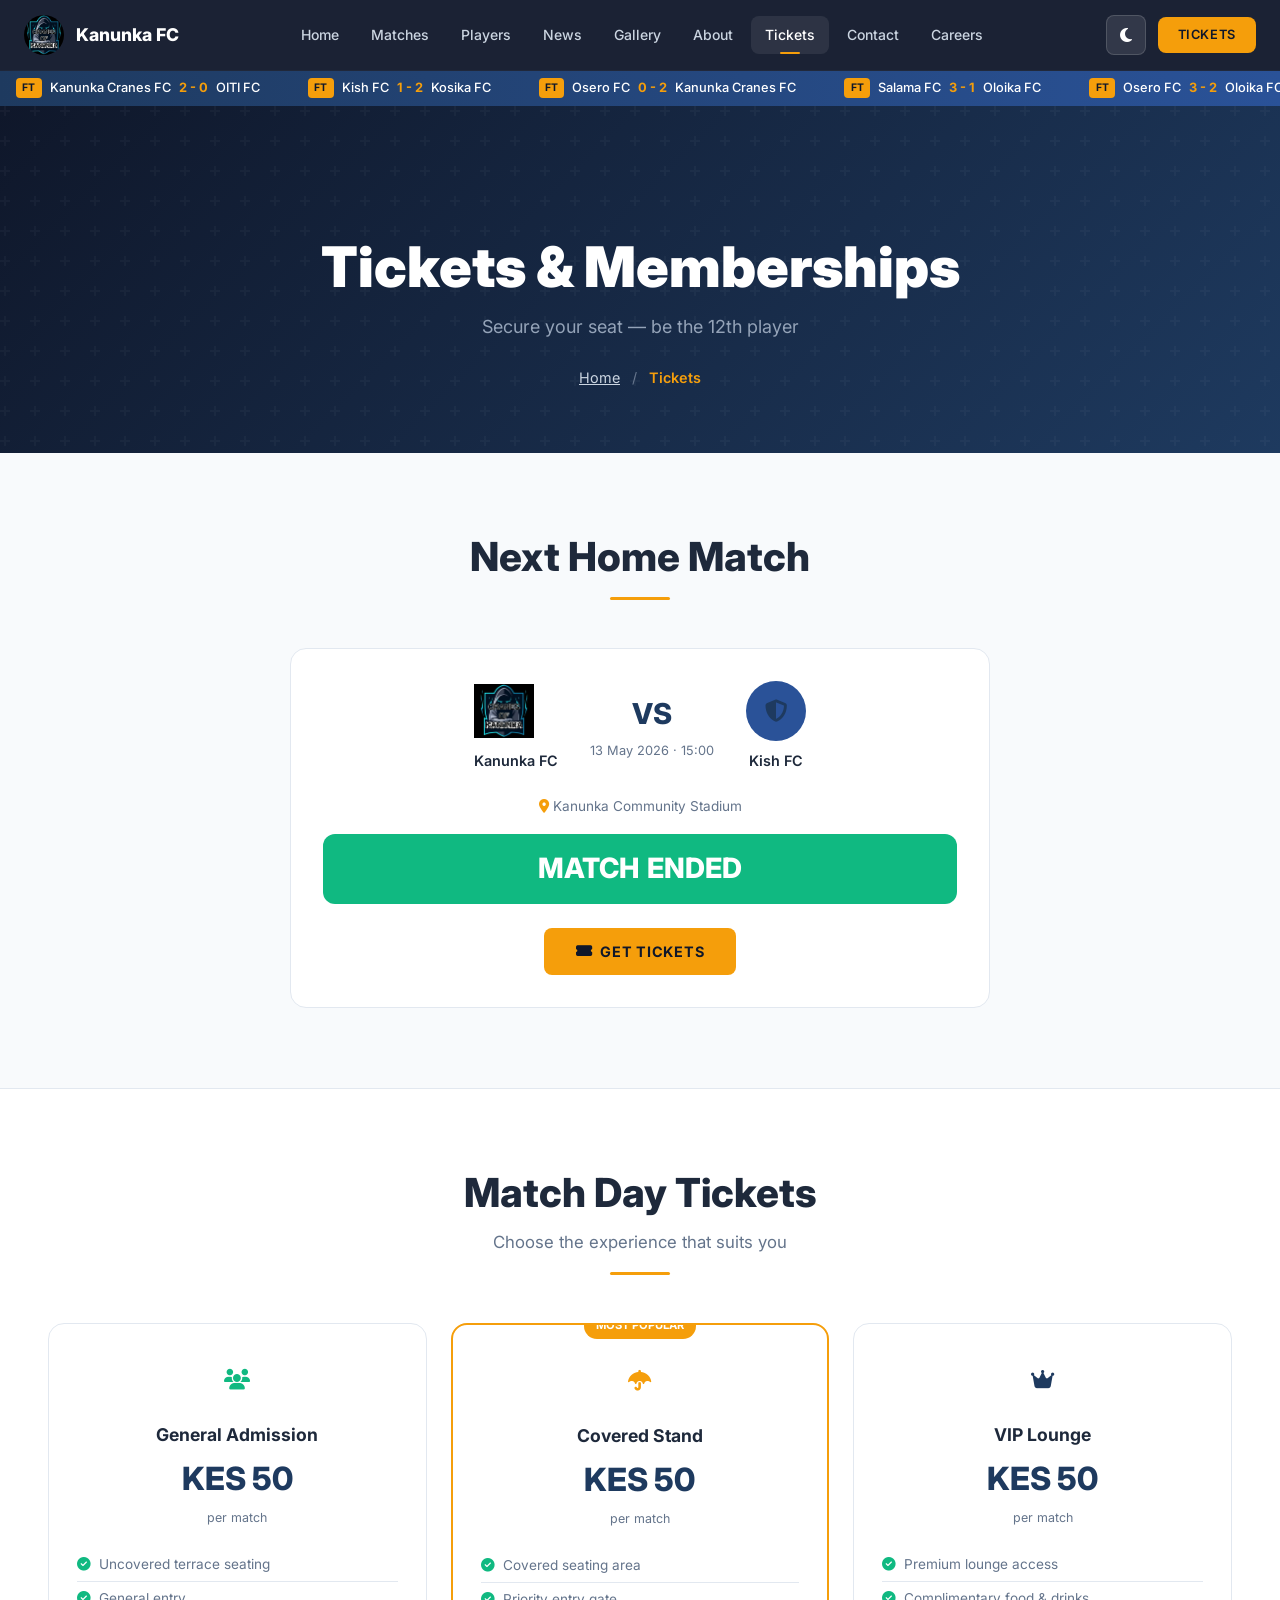
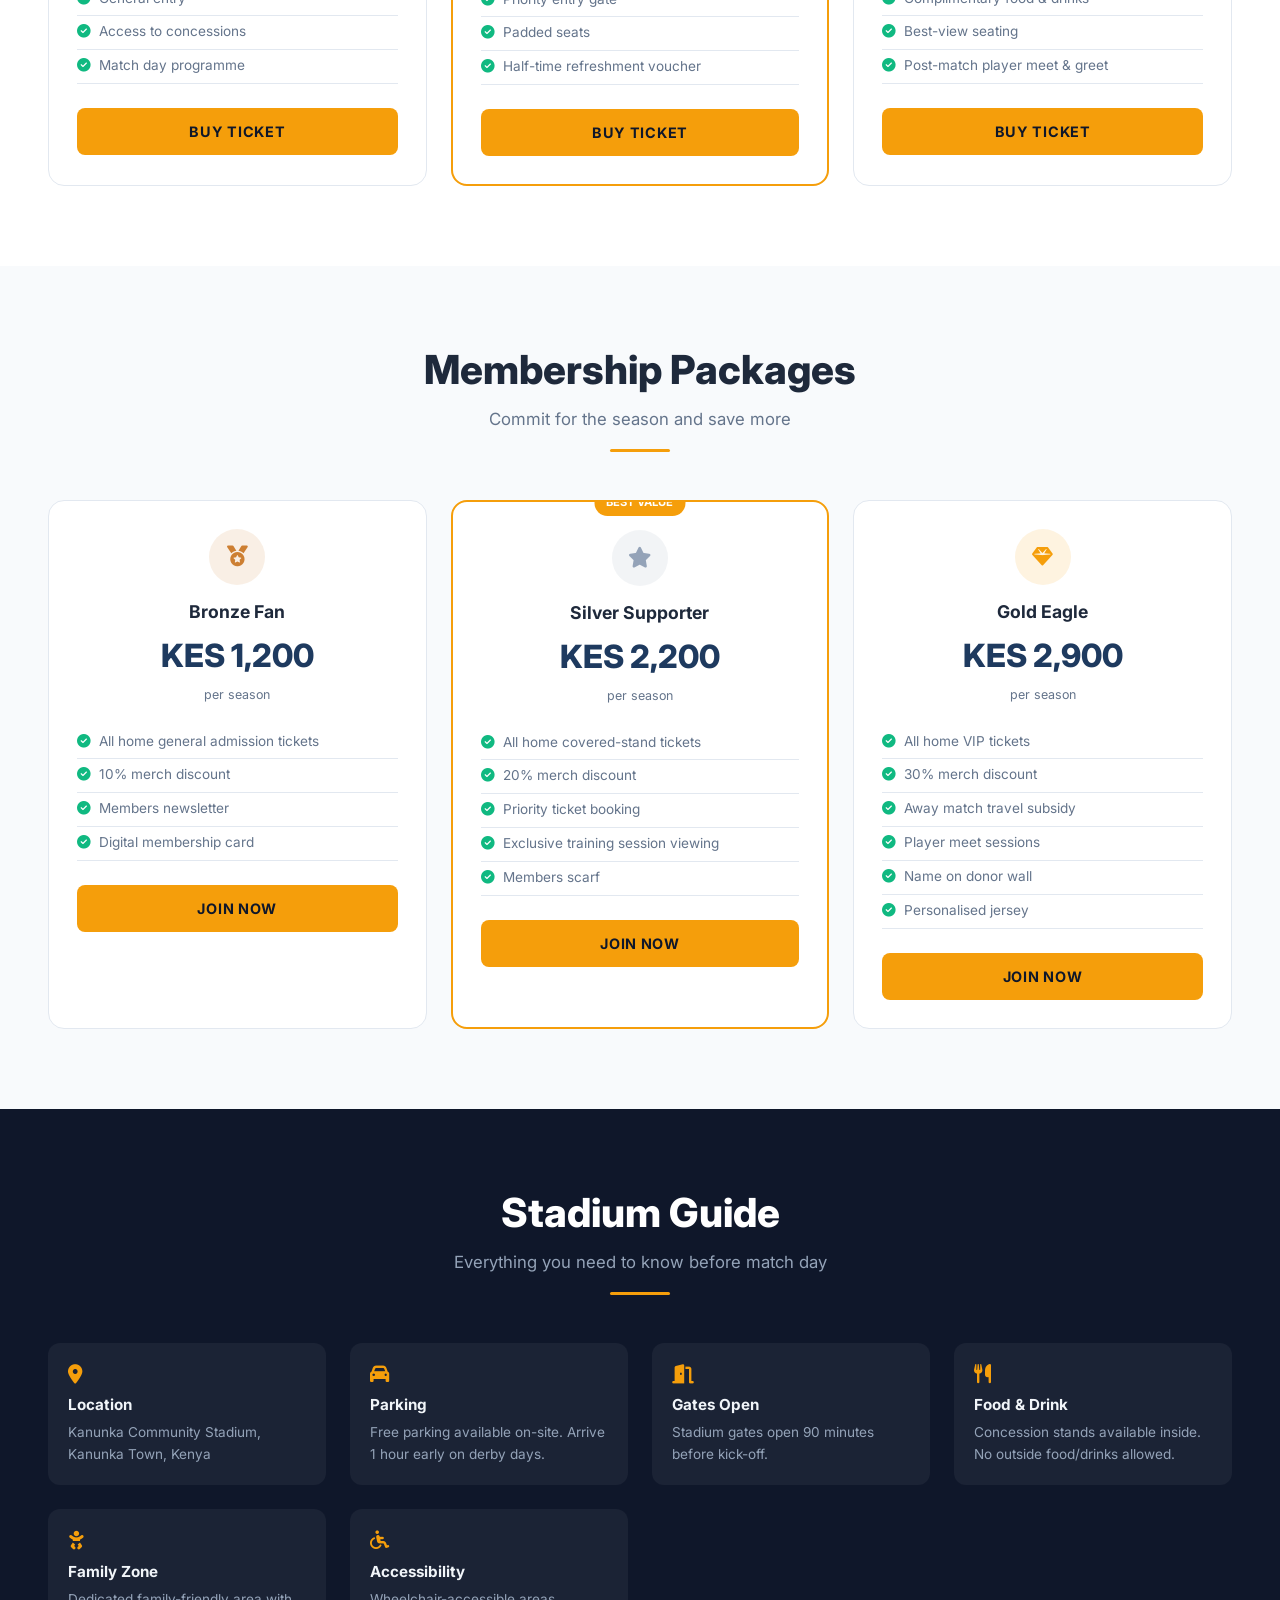
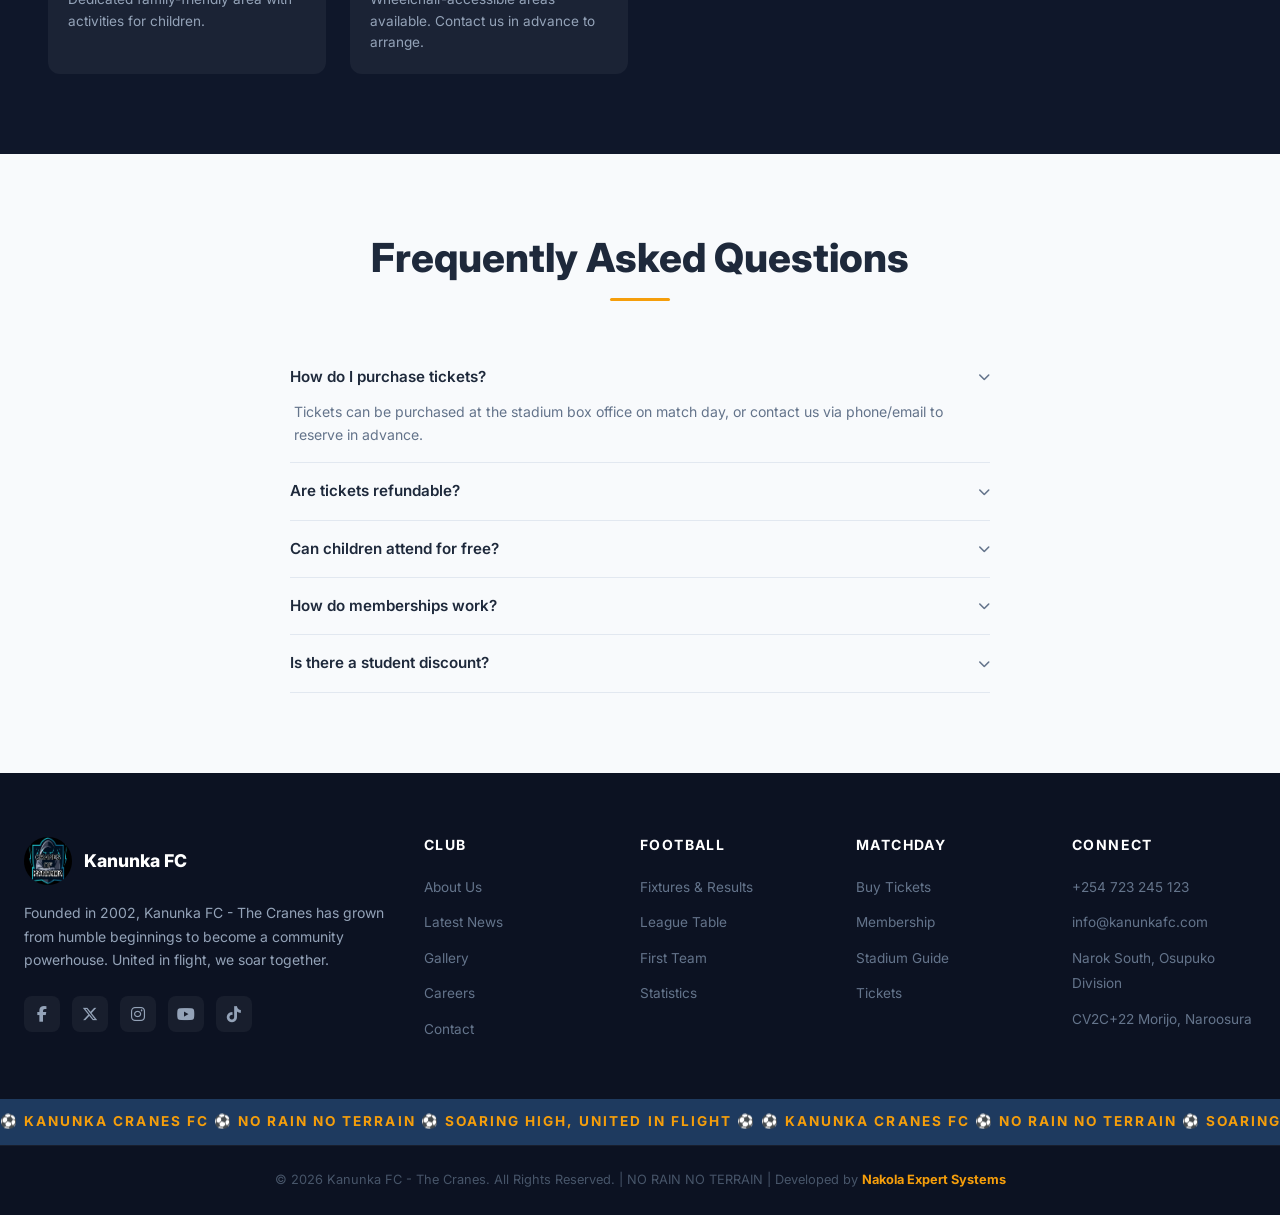
<file: tickets.html>
<!DOCTYPE html>
<html lang="en" data-theme="light">
<head>
  <meta charset="UTF-8">
  <meta name="viewport" content="width=device-width, initial-scale=1.0">
  <meta name="description" content="Buy match tickets, explore membership packages and stadium info for Kanunka FC - The Cranes. Secure your seat and support the team.">
  <title>Tickets & Memberships | Kanunka FC - The Cranes</title>
  <meta property="og:title" content="Tickets & Memberships | Kanunka FC - The Cranes">
  <meta property="og:description" content="Buy match tickets and membership packages for Kanunka FC. Secure your seat and support The Cranes.">
  <meta property="og:image" content="https://kanunkafc.com/img/logo/craneslogo.png">
  <meta property="og:type" content="website">
  <meta name="twitter:card" content="summary_large_image">
  <meta name="twitter:title" content="Tickets & Memberships | Kanunka FC">
  <meta name="twitter:description" content="Get Kanunka FC match tickets and memberships.">
  <link rel="canonical" href="https://kanunkafc.com/tickets.html">
  <link rel="manifest" href="/manifest.json">
  <link rel="icon" href="img/logo/craneslogo.png" type="image/png">
  <link rel="stylesheet" href="css/styles.css">
  <link rel="preconnect" href="https://cdnjs.cloudflare.com" crossorigin>
  <link rel="dns-prefetch" href="//cdnjs.cloudflare.com">
  <link rel="stylesheet" href="https://cdnjs.cloudflare.com/ajax/libs/font-awesome/6.5.1/css/all.min.css" crossorigin="anonymous">
</head>
<body>
  <main>
    <header class="page-hero">
      <h1>Tickets & Memberships</h1>
      <p>Secure your seat — be the 12th player</p>
      <nav class="breadcrumb" aria-label="Breadcrumb">
        <a href="index.html">Home</a>
        <span>/</span>
        <span aria-current="page">Tickets</span>
      </nav>
    </header>

    <!-- Next Match CTA -->
    <section class="section">
      <div class="container">
        <div class="section-header reveal">
          <h2>Next Home Match</h2>
          <div class="accent-line"></div>
        </div>
        <div class="card reveal" style="max-width: 700px; margin: 0 auto; padding: 2rem; text-align: center;">
          <div style="display: flex; align-items: center; justify-content: center; gap: 2rem; flex-wrap: wrap; margin-bottom: 1.5rem;">
            <div style="text-align: center;">
              <img src="img/logo/craneslogo.png" alt="Kanunka FC" style="width: 60px; height: 60px; object-fit: contain; margin-bottom: 0.5rem;">
              <p style="font-weight: 600; font-size: 0.9rem; color: var(--color-text-primary);">Kanunka FC</p>
            </div>
            <div style="text-align: center;">
              <span style="font-size: 1.8rem; font-weight: 800; color: var(--color-primary);">VS</span>
              <p style="font-size: 0.8rem; color: var(--color-text-secondary); margin-top: 0.25rem;">13 May 2026 · 15:00</p>
            </div>
            <div style="text-align: center;">
              <div style="width: 60px; height: 60px; border-radius: 50%; background: var(--color-primary-light); display: flex; align-items: center; justify-content: center; font-size: 1.4rem; color: var(--color-primary); margin: 0 auto 0.5rem;">
                <i class="fas fa-shield-alt"></i>
              </div>
              <p style="font-weight: 600; font-size: 0.9rem; color: var(--color-text-primary);">Kish FC</p>
            </div>
          </div>
          <p style="font-size: 0.85rem; color: var(--color-text-secondary); margin-bottom: 1rem;"><i class="fas fa-map-marker-alt" style="color: var(--color-secondary);"></i> Kanunka Community Stadium</p>
          <div id="match-countdown" style="margin-bottom: 1.5rem;"></div>
          <a href="#ticket-types" class="btn-primary"><i class="fas fa-ticket-alt"></i> Get Tickets</a>
        </div>
      </div>
    </section>

    <!-- Ticket Types -->
    <section class="section" id="ticket-types" style="background: var(--color-card); border-top: 1px solid var(--color-border);">
      <div class="container">
        <div class="section-header reveal">
          <h2>Match Day Tickets</h2>
          <p>Choose the experience that suits you</p>
          <div class="accent-line"></div>
        </div>
        <div class="grid grid-3 reveal" id="ticket-cards"></div>
      </div>
    </section>

    <!-- Membership Packages -->
    <section class="section" id="membership">
      <div class="container">
        <div class="section-header reveal">
          <h2>Membership Packages</h2>
          <p>Commit for the season and save more</p>
          <div class="accent-line"></div>
        </div>
        <div class="grid grid-3 reveal" id="membership-cards"></div>
      </div>
    </section>

    <!-- Stadium Guide -->
    <section class="section" id="stadium" style="background: var(--color-dark); color: #f1f5f9;">
      <div class="container">
        <div class="section-header reveal">
          <h2 style="color: #fff;">Stadium Guide</h2>
          <p style="color: #94a3b8;">Everything you need to know before match day</p>
          <div class="accent-line"></div>
        </div>
        <div style="display: grid; grid-template-columns: repeat(auto-fit, minmax(250px, 1fr)); gap: 1.5rem;" class="reveal" id="stadium-info"></div>
      </div>
    </section>

    <!-- FAQ -->
    <section class="section">
      <div class="container">
        <div class="section-header reveal">
          <h2>Frequently Asked Questions</h2>
          <div class="accent-line"></div>
        </div>
        <div style="max-width: 700px; margin: 0 auto;" class="reveal" id="faq-list"></div>
      </div>
    </section>
  </main>

  <script defer src="https://cdnjs.cloudflare.com/ajax/libs/gsap/3.12.5/gsap.min.js"></script>
  <script defer src="js/app.js"></script>
  <script defer src="js/tickets.js"></script>
</body>
</html>
</file>
<file: css/styles.css>
/* ============================================================
   KANUNKA FC - THE CRANES | Global Design System
   Tailwind CSS Extensions & Custom Components
   ============================================================ */

/* ---------- Google Fonts ---------- */
@import url('https://fonts.googleapis.com/css2?family=Inter:wght@300;400;500;600;700;800;900&display=swap');

/* ---------- CSS Custom Properties (Design Tokens) ---------- */
:root {
  --color-primary: #1e3a5f;
  --color-primary-light: #2a5298;
  --color-secondary: #f59e0b;
  --color-secondary-light: #fbbf24;
  --color-accent: #10b981;
  --color-danger: #ef4444;
  --color-dark: #0f172a;
  --color-darker: #020617;
  --color-card: #ffffff;
  --color-bg: #f8fafc;
  --color-text: #1e293b;
  --color-text-muted: #64748b;
  --color-text-primary: var(--color-text);
  --color-text-secondary: var(--color-text-muted);
  --color-border: #e2e8f0;
  --color-gold: #ffd700;
  --font-family: 'Inter', system-ui, -apple-system, sans-serif;
  --transition-fast: 150ms ease;
  --transition-base: 300ms ease;
  --transition-slow: 500ms ease;
}

[data-theme="dark"] {
  --color-card: #1e293b;
  --color-bg: #0f172a;
  --color-text: #f1f5f9;
  --color-text-muted: #94a3b8;
  --color-border: #334155;
}

/* ---------- Global Resets & Base ---------- */
*, *::before, *::after {
  margin: 0;
  padding: 0;
  box-sizing: border-box;
}

html {
  scroll-behavior: smooth;
  -webkit-text-size-adjust: 100%;
}

body {
  font-family: var(--font-family);
  background-color: var(--color-bg);
  color: var(--color-text);
  line-height: 1.6;
  transition: background-color var(--transition-base), color var(--transition-base);
  overflow-x: hidden;
}

img {
  max-width: 100%;
  height: auto;
  display: block;
}

a {
  text-decoration: none;
  color: inherit;
  transition: color var(--transition-fast);
}

button {
  cursor: pointer;
  font-family: inherit;
}

/* ---------- Typography ---------- */
h1, h2, h3, h4, h5, h6 {
  font-weight: 700;
  line-height: 1.2;
  color: var(--color-text);
}

/* ---------- Scrollbar Styling ---------- */
::-webkit-scrollbar {
  width: 8px;
}
::-webkit-scrollbar-track {
  background: var(--color-bg);
}
::-webkit-scrollbar-thumb {
  background: var(--color-primary);
  border-radius: 4px;
}
::-webkit-scrollbar-thumb:hover {
  background: var(--color-primary-light);
}

/* ---------- Selection ---------- */
::selection {
  background-color: var(--color-secondary);
  color: var(--color-dark);
}

/* ============================================================
   NAVIGATION
   ============================================================ */
.nav-main {
  position: fixed;
  top: 0;
  left: 0;
  right: 0;
  z-index: 1000;
  background: rgba(15, 23, 42, 0.95);
  backdrop-filter: blur(12px);
  -webkit-backdrop-filter: blur(12px);
  border-bottom: 1px solid rgba(255, 255, 255, 0.05);
  transition: all var(--transition-base);
}

.nav-main.scrolled {
  background: rgba(15, 23, 42, 0.98);
  box-shadow: 0 4px 30px rgba(0, 0, 0, 0.3);
}

.nav-container {
  max-width: 1280px;
  margin: 0 auto;
  padding: 0 1.5rem;
  display: flex;
  align-items: center;
  justify-content: space-between;
  height: 70px;
}

.nav-brand {
  display: flex;
  align-items: center;
  gap: 0.75rem;
  font-weight: 800;
  font-size: 1.1rem;
  color: #ffffff;
  white-space: nowrap;
}

.nav-brand img {
  width: 40px;
  height: 40px;
  border-radius: 50%;
  object-fit: cover;
}

.nav-links {
  display: flex;
  align-items: center;
  gap: 0.25rem;
  list-style: none;
}

.nav-links a {
  color: #cbd5e1;
  font-size: 0.875rem;
  font-weight: 500;
  padding: 0.5rem 0.875rem;
  border-radius: 0.5rem;
  transition: all var(--transition-fast);
  position: relative;
}

.nav-links a:hover,
.nav-links a.active {
  color: #ffffff;
  background: rgba(255, 255, 255, 0.08);
}

.nav-links a.active::after {
  content: '';
  position: absolute;
  bottom: 0;
  left: 50%;
  transform: translateX(-50%);
  width: 20px;
  height: 2px;
  background: var(--color-secondary);
  border-radius: 1px;
}

.nav-actions {
  display: flex;
  align-items: center;
  gap: 0.75rem;
}

.theme-toggle {
  background: rgba(255, 255, 255, 0.1);
  border: 1px solid rgba(255, 255, 255, 0.15);
  color: #ffffff;
  width: 40px;
  height: 40px;
  border-radius: 0.5rem;
  display: flex;
  align-items: center;
  justify-content: center;
  font-size: 1rem;
  transition: all var(--transition-fast);
}

.theme-toggle:hover {
  background: rgba(255, 255, 255, 0.2);
  transform: scale(1.05);
}

.nav-cta {
  background: var(--color-secondary);
  color: var(--color-dark);
  font-weight: 600;
  font-size: 0.8rem;
  padding: 0.5rem 1.25rem;
  border-radius: 0.5rem;
  border: none;
  text-transform: uppercase;
  letter-spacing: 0.05em;
  transition: all var(--transition-fast);
  white-space: nowrap;
}

.nav-cta:hover {
  background: var(--color-secondary-light);
  transform: translateY(-1px);
  box-shadow: 0 4px 15px rgba(245, 158, 11, 0.3);
}

/* Mobile Menu */
.mobile-toggle {
  display: none;
  background: none;
  border: none;
  color: #ffffff;
  font-size: 1.5rem;
  padding: 0.5rem;
}

.mobile-menu {
  display: none;
  position: fixed;
  top: 70px;
  left: 0;
  right: 0;
  bottom: 0;
  background: rgba(15, 23, 42, 0.98);
  backdrop-filter: blur(12px);
  z-index: 999;
  padding: 2rem 1.5rem;
  overflow-y: auto;
}

.mobile-menu.open {
  display: block;
}

.mobile-menu a {
  display: block;
  color: #e2e8f0;
  font-size: 1.1rem;
  font-weight: 500;
  padding: 1rem 0;
  border-bottom: 1px solid rgba(255, 255, 255, 0.05);
  transition: all var(--transition-fast);
}

.mobile-menu a:hover,
.mobile-menu a.active {
  color: var(--color-secondary);
  padding-left: 0.5rem;
}

@media (max-width: 1024px) {
  .nav-links { display: none; }
  .nav-cta { display: none; }
  .mobile-toggle { display: block; }
}

/* ---------- Match Ticker Bar ---------- */
.match-ticker {
  background: linear-gradient(90deg, var(--color-primary), var(--color-primary-light));
  color: #ffffff;
  overflow: hidden;
  height: 36px;
  display: flex;
  align-items: center;
  position: fixed;
  top: 70px;
  left: 0;
  right: 0;
  z-index: 999;
}

.ticker-content {
  display: flex;
  gap: 3rem;
  animation: tickerScroll 30s linear infinite;
  white-space: nowrap;
  padding: 0 1rem;
}

.ticker-item {
  display: flex;
  align-items: center;
  gap: 0.5rem;
  font-size: 0.8rem;
  font-weight: 500;
}

.ticker-score {
  font-weight: 700;
  color: var(--color-secondary);
}

.ticker-badge {
  background: var(--color-secondary);
  color: var(--color-dark);
  font-size: 0.65rem;
  font-weight: 700;
  padding: 0.1rem 0.4rem;
  border-radius: 0.25rem;
  text-transform: uppercase;
}

@keyframes tickerScroll {
  0% { transform: translateX(0); }
  100% { transform: translateX(-50%); }
}

/* ============================================================
   HERO SECTIONS
   ============================================================ */
.hero {
  position: relative;
  min-height: 100vh;
  display: flex;
  align-items: center;
  justify-content: center;
  overflow: hidden;
  margin-top: 106px;
}

.hero-bg {
  position: absolute;
  inset: 0;
  background-size: cover;
  background-position: center;
  background-repeat: no-repeat;
  transition: opacity 1s ease;
}

.hero-overlay {
  position: absolute;
  inset: 0;
  background: linear-gradient(
    to bottom,
    rgba(15, 23, 42, 0.7) 0%,
    rgba(15, 23, 42, 0.5) 50%,
    rgba(15, 23, 42, 0.9) 100%
  );
}

.hero-content {
  position: relative;
  z-index: 10;
  text-align: center;
  padding: 2rem 1.5rem;
  max-width: 800px;
}

.hero-content h1 {
  font-size: clamp(2.5rem, 6vw, 4.5rem);
  font-weight: 900;
  color: #ffffff;
  margin-bottom: 1rem;
  letter-spacing: -0.02em;
  line-height: 1.1;
}

.hero-content .hero-accent {
  color: var(--color-secondary);
}

.hero-content p {
  font-size: clamp(1rem, 2.5vw, 1.25rem);
  color: #cbd5e1;
  margin-bottom: 2rem;
  font-weight: 300;
}

.hero-ctas {
  display: flex;
  gap: 1rem;
  justify-content: center;
  flex-wrap: wrap;
}

/* Page-specific small hero */
.page-hero {
  position: relative;
  padding: 8rem 1.5rem 4rem;
  text-align: center;
  background: linear-gradient(135deg, var(--color-dark) 0%, var(--color-primary) 100%);
  margin-top: 106px;
  overflow: hidden;
}

.page-hero::before {
  content: '';
  position: absolute;
  inset: 0;
  background: url("data:image/svg+xml,%3Csvg width='60' height='60' viewBox='0 0 60 60' xmlns='http://www.w3.org/2000/svg'%3E%3Cg fill='none' fill-rule='evenodd'%3E%3Cg fill='%23ffffff' fill-opacity='0.03'%3E%3Cpath d='M36 34v-4h-2v4h-4v2h4v4h2v-4h4v-2h-4zm0-30V0h-2v4h-4v2h4v4h2V6h4V4h-4zM6 34v-4H4v4H0v2h4v4h2v-4h4v-2H6zM6 4V0H4v4H0v2h4v4h2V6h4V4H6z'/%3E%3C/g%3E%3C/g%3E%3C/svg%3E");
}

.page-hero h1 {
  font-size: clamp(2rem, 5vw, 3.5rem);
  font-weight: 900;
  color: #ffffff;
  margin-bottom: 0.75rem;
  position: relative;
}

.page-hero p {
  font-size: 1.125rem;
  color: #94a3b8;
  position: relative;
}

/* ============================================================
   BUTTONS
   ============================================================ */
.btn-primary {
  display: inline-flex;
  align-items: center;
  gap: 0.5rem;
  background: var(--color-secondary);
  color: var(--color-dark);
  font-weight: 700;
  font-size: 0.9rem;
  padding: 0.75rem 2rem;
  border-radius: 0.5rem;
  border: none;
  text-transform: uppercase;
  letter-spacing: 0.05em;
  transition: all var(--transition-fast);
}

.btn-primary:hover {
  background: var(--color-secondary-light);
  transform: translateY(-2px);
  box-shadow: 0 8px 25px rgba(245, 158, 11, 0.3);
}

.btn-outline {
  display: inline-flex;
  align-items: center;
  gap: 0.5rem;
  background: transparent;
  color: #ffffff;
  font-weight: 600;
  font-size: 0.9rem;
  padding: 0.75rem 2rem;
  border-radius: 0.5rem;
  border: 2px solid rgba(255, 255, 255, 0.3);
  text-transform: uppercase;
  letter-spacing: 0.05em;
  transition: all var(--transition-fast);
}

.btn-outline:hover {
  background: rgba(255, 255, 255, 0.1);
  border-color: rgba(255, 255, 255, 0.6);
  transform: translateY(-2px);
}

.btn-sm {
  font-size: 0.8rem;
  padding: 0.5rem 1.25rem;
}

.btn-dark {
  display: inline-flex;
  align-items: center;
  gap: 0.5rem;
  background: var(--color-primary);
  color: #ffffff;
  font-weight: 600;
  font-size: 0.9rem;
  padding: 0.75rem 2rem;
  border-radius: 0.5rem;
  border: none;
  transition: all var(--transition-fast);
}

.btn-dark:hover {
  background: var(--color-primary-light);
  transform: translateY(-2px);
  box-shadow: 0 8px 25px rgba(30, 58, 95, 0.3);
}

/* ============================================================
   CARDS
   ============================================================ */
.card {
  background: var(--color-card);
  border-radius: 1rem;
  overflow: hidden;
  border: 1px solid var(--color-border);
  transition: all var(--transition-base);
}

.card:hover {
  transform: translateY(-4px);
  box-shadow: 0 20px 40px rgba(0, 0, 0, 0.1);
}

[data-theme="dark"] .card:hover {
  box-shadow: 0 20px 40px rgba(0, 0, 0, 0.3);
}

.card-img {
  width: 100%;
  height: 200px;
  object-fit: cover;
}

.card-body {
  padding: 1.5rem;
}

.card-badge {
  display: inline-block;
  font-size: 0.7rem;
  font-weight: 700;
  text-transform: uppercase;
  letter-spacing: 0.1em;
  padding: 0.25rem 0.75rem;
  border-radius: 9999px;
  background: rgba(30, 58, 95, 0.1);
  color: var(--color-primary);
}

[data-theme="dark"] .card-badge {
  background: rgba(245, 158, 11, 0.15);
  color: var(--color-secondary);
}

/* ============================================================
   SECTION STYLES
   ============================================================ */
.section {
  padding: 5rem 1.5rem;
}

.section-dark {
  background: var(--color-dark);
  color: #f1f5f9;
}

.container {
  max-width: 1280px;
  margin: 0 auto;
  padding: 0 1.5rem;
}

.section-header {
  text-align: center;
  margin-bottom: 3rem;
}

.section-header h2 {
  font-size: clamp(1.75rem, 4vw, 2.5rem);
  font-weight: 800;
  margin-bottom: 0.75rem;
}

.section-header p {
  color: var(--color-text-muted);
  font-size: 1.05rem;
  max-width: 600px;
  margin: 0 auto;
}

.section-header .accent-line {
  width: 60px;
  height: 3px;
  background: var(--color-secondary);
  margin: 1rem auto 0;
  border-radius: 2px;
}

/* ============================================================
   GRID SYSTEM
   ============================================================ */
.grid {
  display: grid;
  gap: 1.5rem;
}

.grid-2 { grid-template-columns: repeat(1, 1fr); }
.grid-3 { grid-template-columns: repeat(1, 1fr); }
.grid-4 { grid-template-columns: repeat(1, 1fr); }

@media (min-width: 640px) {
  .grid-2 { grid-template-columns: repeat(2, 1fr); }
  .grid-3 { grid-template-columns: repeat(2, 1fr); }
  .grid-4 { grid-template-columns: repeat(2, 1fr); }
}

@media (min-width: 1024px) {
  .grid-3 { grid-template-columns: repeat(3, 1fr); }
  .grid-4 { grid-template-columns: repeat(3, 1fr); }
}

@media (min-width: 1280px) {
  .grid-4 { grid-template-columns: repeat(4, 1fr); }
}

/* ============================================================
   FILTER PILLS
   ============================================================ */
.filter-group {
  display: flex;
  flex-wrap: wrap;
  gap: 0.5rem;
  justify-content: center;
  margin-bottom: 2rem;
}

.filter-pill {
  background: transparent;
  border: 1.5px solid var(--color-border);
  color: var(--color-text-muted);
  font-size: 0.825rem;
  font-weight: 500;
  padding: 0.5rem 1.25rem;
  border-radius: 9999px;
  cursor: pointer;
  transition: all var(--transition-fast);
}

.filter-pill:hover {
  border-color: var(--color-primary);
  color: var(--color-primary);
}

.filter-pill.active {
  background: var(--color-primary);
  border-color: var(--color-primary);
  color: #ffffff;
}

[data-theme="dark"] .filter-pill.active {
  background: var(--color-secondary);
  border-color: var(--color-secondary);
  color: var(--color-dark);
}

/* ============================================================
   DATA TABLES
   ============================================================ */
.data-table {
  width: 100%;
  border-collapse: collapse;
  font-size: 0.875rem;
}

.data-table thead {
  background: var(--color-primary);
  color: #ffffff;
}

.data-table th {
  padding: 0.875rem 1rem;
  text-align: left;
  font-weight: 600;
  font-size: 0.75rem;
  text-transform: uppercase;
  letter-spacing: 0.05em;
}

.data-table td {
  padding: 0.875rem 1rem;
  border-bottom: 1px solid var(--color-border);
  font-variant-numeric: tabular-nums;
}

.data-table tbody tr {
  transition: background-color var(--transition-fast);
}

.data-table tbody tr:hover {
  background: rgba(30, 58, 95, 0.05);
}

[data-theme="dark"] .data-table tbody tr:hover {
  background: rgba(255, 255, 255, 0.05);
}

.data-table .highlight-row {
  background: rgba(245, 158, 11, 0.08);
  font-weight: 600;
}

[data-theme="dark"] .data-table .highlight-row {
  background: rgba(245, 158, 11, 0.12);
}

/* ============================================================
   FORMS
   ============================================================ */
.form-group {
  margin-bottom: 1.25rem;
}

.form-label {
  display: block;
  font-size: 0.875rem;
  font-weight: 600;
  margin-bottom: 0.375rem;
  color: var(--color-text);
}

.form-input,
.form-select,
.form-textarea {
  width: 100%;
  padding: 0.75rem 1rem;
  border: 1.5px solid var(--color-border);
  border-radius: 0.5rem;
  background: var(--color-card);
  color: var(--color-text);
  font-size: 0.9rem;
  font-family: inherit;
  transition: all var(--transition-fast);
}

.form-input:focus,
.form-select:focus,
.form-textarea:focus {
  outline: none;
  border-color: var(--color-primary);
  box-shadow: 0 0 0 3px rgba(30, 58, 95, 0.15);
}

.form-textarea {
  resize: vertical;
  min-height: 120px;
}

/* ============================================================
   MATCH COMPONENTS
   ============================================================ */
.match-card {
  background: var(--color-card);
  border: 1px solid var(--color-border);
  border-radius: 1rem;
  padding: 1.5rem;
  text-align: center;
  transition: all var(--transition-base);
}

.match-card:hover {
  transform: translateY(-4px);
  box-shadow: 0 15px 35px rgba(0, 0, 0, 0.1);
}

.match-teams {
  display: flex;
  align-items: center;
  justify-content: center;
  gap: 1rem;
  margin-bottom: 1rem;
}

.match-team {
  display: flex;
  flex-direction: column;
  align-items: center;
  gap: 0.5rem;
}

.match-team img {
  width: 48px;
  height: 48px;
  border-radius: 50%;
  object-fit: cover;
}

.match-team span {
  font-weight: 600;
  font-size: 0.85rem;
}

.match-vs {
  font-weight: 800;
  font-size: 1.5rem;
  color: var(--color-text-muted);
}

.match-score {
  font-size: 2rem;
  font-weight: 900;
  color: var(--color-primary);
  font-variant-numeric: tabular-nums;
}

.match-meta {
  font-size: 0.8rem;
  color: var(--color-text-muted);
  margin-top: 0.75rem;
}

.match-meta i {
  margin-right: 0.25rem;
}

/* ============================================================
   STAT BARS & VISUALIZATION
   ============================================================ */
.stat-bar {
  margin-bottom: 1rem;
}

.stat-bar-header {
  display: flex;
  justify-content: space-between;
  margin-bottom: 0.375rem;
  font-size: 0.85rem;
}

.stat-bar-track {
  height: 6px;
  background: var(--color-border);
  border-radius: 3px;
  overflow: hidden;
}

.stat-bar-fill {
  height: 100%;
  border-radius: 3px;
  background: linear-gradient(90deg, var(--color-primary), var(--color-primary-light));
  transition: width 1s ease;
}

.stat-number {
  font-size: 2.5rem;
  font-weight: 900;
  color: var(--color-primary);
  font-variant-numeric: tabular-nums;
  line-height: 1;
}

[data-theme="dark"] .stat-number {
  color: var(--color-secondary);
}

/* ============================================================
   COUNTDOWN
   ============================================================ */
.countdown {
  display: flex;
  justify-content: center;
  gap: 1rem;
}

.countdown-item {
  text-align: center;
}

.countdown-value {
  display: flex;
  align-items: center;
  justify-content: center;
  width: 70px;
  height: 70px;
  background: var(--color-primary);
  color: #ffffff;
  font-size: 1.75rem;
  font-weight: 800;
  border-radius: 0.75rem;
  font-variant-numeric: tabular-nums;
}

.countdown-label {
  font-size: 0.7rem;
  text-transform: uppercase;
  letter-spacing: 0.1em;
  color: var(--color-text-muted);
  margin-top: 0.375rem;
  font-weight: 600;
}

/* ============================================================
   BREADCRUMB NAVIGATION
   ============================================================ */
.breadcrumb {
  display: flex;
  align-items: center;
  gap: 0.75rem;
  font-size: 0.9rem;
  margin-top: 1.5rem;
  justify-content: center;
  flex-wrap: wrap;
}

.breadcrumb a {
  color: #cbd5e1;
  transition: all var(--transition-fast);
  text-decoration: underline;
}

.breadcrumb a:hover {
  color: var(--color-secondary);
}

.breadcrumb span:not(:last-child) {
  color: #64748b;
}

.breadcrumb [aria-current="page"] {
  color: var(--color-secondary);
  font-weight: 600;
  text-decoration: none;
}

[data-theme="dark"] .breadcrumb a {
  color: #94a3b8;
}

/* ============================================================
   PLAYER CARD
   ============================================================ */
.player-card {
  background: var(--color-card);
  border: 1px solid var(--color-border);
  border-radius: 1rem;
  overflow: hidden;
  transition: all var(--transition-base);
  position: relative;
}

.player-card:hover {
  transform: translateY(-6px);
  box-shadow: 0 20px 40px rgba(0, 0, 0, 0.12);
}

.player-card-img {
  width: 100%;
  height: 280px;
  object-fit: cover;
  object-position: top;
}

.player-card-info {
  padding: 1.25rem;
}

.player-card-number {
  position: absolute;
  top: 1rem;
  right: 1rem;
  width: 40px;
  height: 40px;
  background: var(--color-primary);
  color: #ffffff;
  font-weight: 800;
  font-size: 1rem;
  border-radius: 50%;
  display: flex;
  align-items: center;
  justify-content: center;
}

.player-card-name {
  font-size: 1.1rem;
  font-weight: 700;
  margin-bottom: 0.25rem;
}

.player-card-position {
  font-size: 0.8rem;
  color: var(--color-secondary);
  font-weight: 600;
  text-transform: uppercase;
  letter-spacing: 0.05em;
}

.player-card-stats {
  display: flex;
  gap: 1rem;
  margin-top: 0.75rem;
  padding-top: 0.75rem;
  border-top: 1px solid var(--color-border);
}

.player-stat {
  text-align: center;
  flex: 1;
}

.player-stat-value {
  font-size: 1.1rem;
  font-weight: 800;
  color: var(--color-primary);
}

[data-theme="dark"] .player-stat-value {
  color: var(--color-secondary);
}

.player-stat-label {
  font-size: 0.65rem;
  text-transform: uppercase;
  letter-spacing: 0.05em;
  color: var(--color-text-muted);
}

/* ============================================================
   HOME PHOTO WALL
   ============================================================ */
.home-photo-wall {
  display: grid;
  gap: 0.85rem;
  grid-template-columns: repeat(2, minmax(0, 1fr));
}

.home-photo-item {
  position: relative;
  border-radius: 0.9rem;
  overflow: hidden;
  border: 1px solid var(--color-border);
  min-height: 160px;
}

.home-photo-item img {
  width: 100%;
  height: 100%;
  object-fit: cover;
  transition: transform var(--transition-base);
}

.home-photo-item:hover img {
  transform: scale(1.06);
}

.home-photo-item span {
  position: absolute;
  left: 0.75rem;
  right: 0.75rem;
  bottom: 0.75rem;
  z-index: 2;
  font-size: 0.72rem;
  font-weight: 700;
  color: #fff;
  text-transform: uppercase;
  letter-spacing: 0.08em;
}

.home-photo-item::after {
  content: '';
  position: absolute;
  inset: 0;
  background: linear-gradient(to top, rgba(2, 6, 23, 0.75), rgba(2, 6, 23, 0.05));
}

@media (min-width: 768px) {
  .home-photo-wall {
    grid-template-columns: repeat(4, minmax(0, 1fr));
  }
}

/* ============================================================
   FOOTER
   ============================================================ */
.site-footer {
  background: #0c1222;
  color: #94a3b8;
  padding: 4rem 0 0;
}

.footer-grid {
  display: grid;
  grid-template-columns: 2fr 1fr 1fr 1fr 1fr;
  gap: 2rem;
  max-width: 1280px;
  margin: 0 auto;
  padding: 0 1.5rem 3rem;
}

@media (max-width: 1024px) {
  .footer-grid {
    grid-template-columns: 1fr 1fr;
  }
}

@media (max-width: 640px) {
  .footer-grid {
    grid-template-columns: 1fr;
  }
}

.footer-brand {
  display: flex;
  align-items: center;
  gap: 0.75rem;
  margin-bottom: 1rem;
}

.footer-brand img {
  width: 48px;
  height: 48px;
  border-radius: 50%;
}

.footer-brand span {
  font-weight: 800;
  color: #ffffff;
  font-size: 1.1rem;
}

.footer-about p {
  font-size: 0.875rem;
  line-height: 1.7;
  margin-bottom: 1.5rem;
}

.footer-social {
  display: flex;
  gap: 0.75rem;
}

.footer-social a {
  width: 36px;
  height: 36px;
  border-radius: 0.5rem;
  background: rgba(255, 255, 255, 0.05);
  display: flex;
  align-items: center;
  justify-content: center;
  color: #94a3b8;
  transition: all var(--transition-fast);
}

.footer-social a:hover {
  background: var(--color-secondary);
  color: var(--color-dark);
  transform: translateY(-2px);
}

.footer-col h4 {
  color: #ffffff;
  font-size: 0.875rem;
  font-weight: 700;
  text-transform: uppercase;
  letter-spacing: 0.1em;
  margin-bottom: 1.25rem;
}

.footer-col ul {
  list-style: none;
}

.footer-col li {
  margin-bottom: 0.625rem;
}

.footer-col a {
  font-size: 0.85rem;
  color: #64748b;
  transition: all var(--transition-fast);
}

.footer-col a:hover {
  color: var(--color-secondary);
  padding-left: 0.25rem;
}

.footer-bottom {
  border-top: 1px solid rgba(255, 255, 255, 0.05);
  padding: 1.5rem;
  text-align: center;
}

.footer-bottom p {
  font-size: 0.8rem;
  color: #475569;
}

.footer-bottom a {
  color: var(--color-secondary);
  font-weight: 700;
}

.footer-bottom a:hover {
  color: var(--color-secondary-light);
}

/* Footer Marquee */
.footer-marquee {
  background: var(--color-primary);
  overflow: hidden;
  padding: 0.75rem 0;
}

.marquee-track {
  display: flex;
  gap: 3rem;
  animation: tickerScroll 20s linear infinite;
  white-space: nowrap;
}

.marquee-text {
  font-size: 0.85rem;
  font-weight: 700;
  color: var(--color-secondary);
  text-transform: uppercase;
  letter-spacing: 0.15em;
}

/* ============================================================
   LIGHTBOX
   ============================================================ */
.lightbox {
  position: fixed;
  inset: 0;
  background: rgba(0, 0, 0, 0.9);
  z-index: 2000;
  display: none;
  align-items: center;
  justify-content: center;
  cursor: zoom-out;
}

.lightbox.open {
  display: flex;
}

.lightbox img {
  max-width: 90%;
  max-height: 90vh;
  border-radius: 0.5rem;
  object-fit: contain;
}

.lightbox-close {
  position: absolute;
  top: 1.5rem;
  right: 1.5rem;
  color: #ffffff;
  font-size: 2rem;
  background: rgba(255, 255, 255, 0.1);
  width: 48px;
  height: 48px;
  border-radius: 50%;
  border: none;
  cursor: pointer;
  display: flex;
  align-items: center;
  justify-content: center;
  transition: all var(--transition-fast);
}

.lightbox-close:hover {
  background: rgba(255, 255, 255, 0.2);
  transform: rotate(90deg);
}

/* ============================================================
   FORM ALERTS
   ============================================================ */
.alert {
  padding: 1rem 1.5rem;
  border-radius: 0.5rem;
  font-size: 0.9rem;
  font-weight: 500;
  margin-top: 1rem;
  display: none;
}

.alert-success {
  background: rgba(16, 185, 129, 0.1);
  border: 1px solid rgba(16, 185, 129, 0.3);
  color: var(--color-accent);
}

/* ============================================================
   TIMELINE
   ============================================================ */
.timeline {
  position: relative;
  padding-left: 2rem;
}

.timeline::before {
  content: '';
  position: absolute;
  left: 0;
  top: 0;
  bottom: 0;
  width: 2px;
  background: var(--color-border);
}

.timeline-item {
  position: relative;
  margin-bottom: 2rem;
  padding-left: 1.5rem;
}

.timeline-item::before {
  content: '';
  position: absolute;
  left: -2rem;
  top: 0.5rem;
  width: 12px;
  height: 12px;
  background: var(--color-secondary);
  border-radius: 50%;
  transform: translateX(-5px);
}

.timeline-year {
  font-size: 0.8rem;
  font-weight: 700;
  color: var(--color-secondary);
  text-transform: uppercase;
  letter-spacing: 0.1em;
}

.timeline-title {
  font-size: 1.1rem;
  font-weight: 700;
  margin: 0.25rem 0;
}

.timeline-desc {
  font-size: 0.9rem;
  color: var(--color-text-muted);
}

/* ============================================================
   SCROLL ANIMATIONS
   ============================================================ */
.reveal {
  opacity: 0;
  transform: translateY(30px);
  transition: opacity 0.6s ease, transform 0.6s ease;
}

.reveal.visible {
  opacity: 1;
  transform: translateY(0);
}

.reveal-left {
  opacity: 0;
  transform: translateX(-30px);
  transition: opacity 0.6s ease, transform 0.6s ease;
}

.reveal-left.visible {
  opacity: 1;
  transform: translateX(0);
}

.reveal-right {
  opacity: 0;
  transform: translateX(30px);
  transition: opacity 0.6s ease, transform 0.6s ease;
}

.reveal-right.visible {
  opacity: 1;
  transform: translateX(0);
}

/* ============================================================
   UTILITIES
   ============================================================ */
.text-center { text-align: center; }
.text-left { text-align: left; }
.text-muted { color: var(--color-text-muted); }
.text-white { color: #ffffff; }
.text-primary { color: var(--color-primary); }
.text-secondary { color: var(--color-secondary); }
.text-accent { color: var(--color-accent); }
.text-sm { font-size: 0.875rem; }
.text-xs { font-size: 0.75rem; }
.text-lg { font-size: 1.125rem; }
.text-xl { font-size: 1.25rem; }
.text-2xl { font-size: 1.5rem; }
.text-3xl { font-size: 2rem; }
.font-bold { font-weight: 700; }
.font-extrabold { font-weight: 800; }
.uppercase { text-transform: uppercase; }
.tracking-wide { letter-spacing: 0.05em; }
.mt-1 { margin-top: 0.25rem; }
.mt-2 { margin-top: 0.5rem; }
.mt-3 { margin-top: 0.75rem; }
.mt-4 { margin-top: 1rem; }
.mt-6 { margin-top: 1.5rem; }
.mt-8 { margin-top: 2rem; }
.mb-1 { margin-bottom: 0.25rem; }
.mb-2 { margin-bottom: 0.5rem; }
.mb-3 { margin-bottom: 0.75rem; }
.mb-4 { margin-bottom: 1rem; }
.mb-6 { margin-bottom: 1.5rem; }
.mb-8 { margin-bottom: 2rem; }
.py-8 { padding-top: 2rem; padding-bottom: 2rem; }
.py-12 { padding-top: 3rem; padding-bottom: 3rem; }
.py-16 { padding-top: 4rem; padding-bottom: 4rem; }
.py-20 { padding-top: 5rem; padding-bottom: 5rem; }
.px-4 { padding-left: 1rem; padding-right: 1rem; }
.px-6 { padding-left: 1.5rem; padding-right: 1.5rem; }
.gap-4 { gap: 1rem; }
.gap-6 { gap: 1.5rem; }
.gap-8 { gap: 2rem; }
.flex { display: flex; }
.flex-col { flex-direction: column; }
.flex-wrap { flex-wrap: wrap; }
.items-center { align-items: center; }
.justify-center { justify-content: center; }
.justify-between { justify-content: space-between; }
.hidden { display: none; }
.w-full { width: 100%; }
.rounded { border-radius: 0.5rem; }
.rounded-lg { border-radius: 1rem; }
.overflow-hidden { overflow: hidden; }
.relative { position: relative; }
.shadow-sm { box-shadow: 0 1px 3px rgba(0,0,0,0.1); }
.shadow-md { box-shadow: 0 4px 15px rgba(0,0,0,0.1); }
.shadow-lg { box-shadow: 0 10px 30px rgba(0,0,0,0.1); }
.border { border: 1px solid var(--color-border); }
.border-t { border-top: 1px solid var(--color-border); }

/* ============================================================
   RESPONSIVE ADJUSTMENTS
   ============================================================ */
@media (max-width: 768px) {
  .hero { min-height: 80vh; }
  .section { padding: 3rem 1rem; }
  .countdown-value { width: 55px; height: 55px; font-size: 1.25rem; }
  .footer-grid { gap: 1.5rem; }
}

@media (max-width: 480px) {
  .hero-ctas { flex-direction: column; align-items: center; }
  .countdown { gap: 0.5rem; }
  .countdown-value { width: 48px; height: 48px; font-size: 1.1rem; }
}

/* ============================================================
   REDUCED MOTION PREFERENCES
   ============================================================ */
@media (prefers-reduced-motion: reduce) {
  *, *::before, *::after {
    animation-duration: 0.01ms !important;
    animation-iteration-count: 1 !important;
    transition-duration: 0.01ms !important;
  }
  .reveal, .reveal-left, .reveal-right {
    opacity: 1;
    transform: none;
  }
  html { scroll-behavior: auto; }
}
</file>
